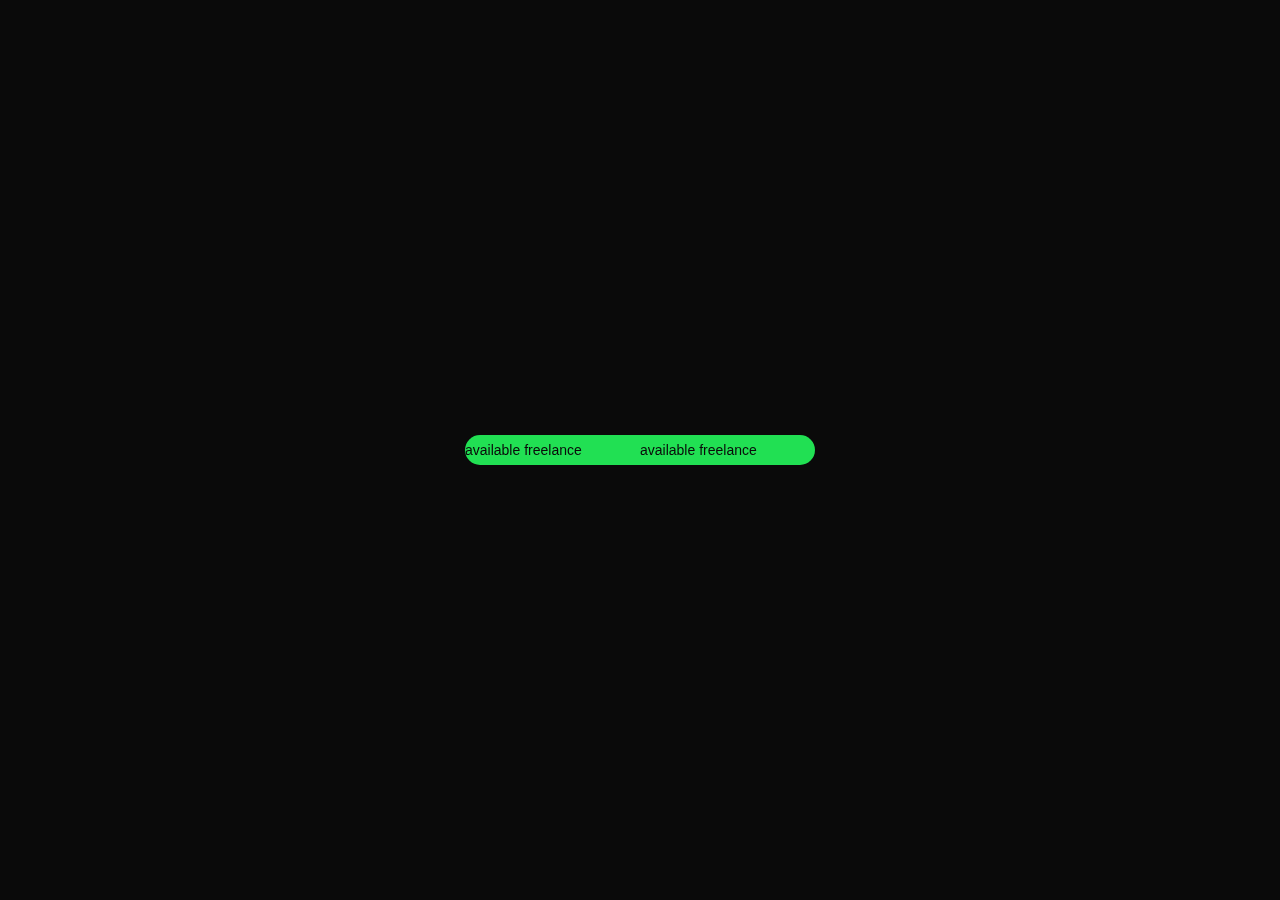
<file: Creating-a-Text-Scroll-Infinity-Effect-with-HTML-and-CSS/index.html>
<!DOCTYPE html>
<html lang="en">
<head>
    <meta charset="UTF-8">
    <meta http-equiv="X-UA-Compatible" content="IE=edge">
    <meta name="viewport" content="width=device-width, initial-scale=1.0">
    <title>Document</title>

    <link rel="stylesheet" href="./css/style.css">
</head>
<body>
    <div class="marquee">
        <div>
            <span>available freelance</span>
            <span>available freelance</span>
            <span>available freelance</span>
            <span>available freelance</span>
        </div>
    </div>
</body>
</html>
</file>
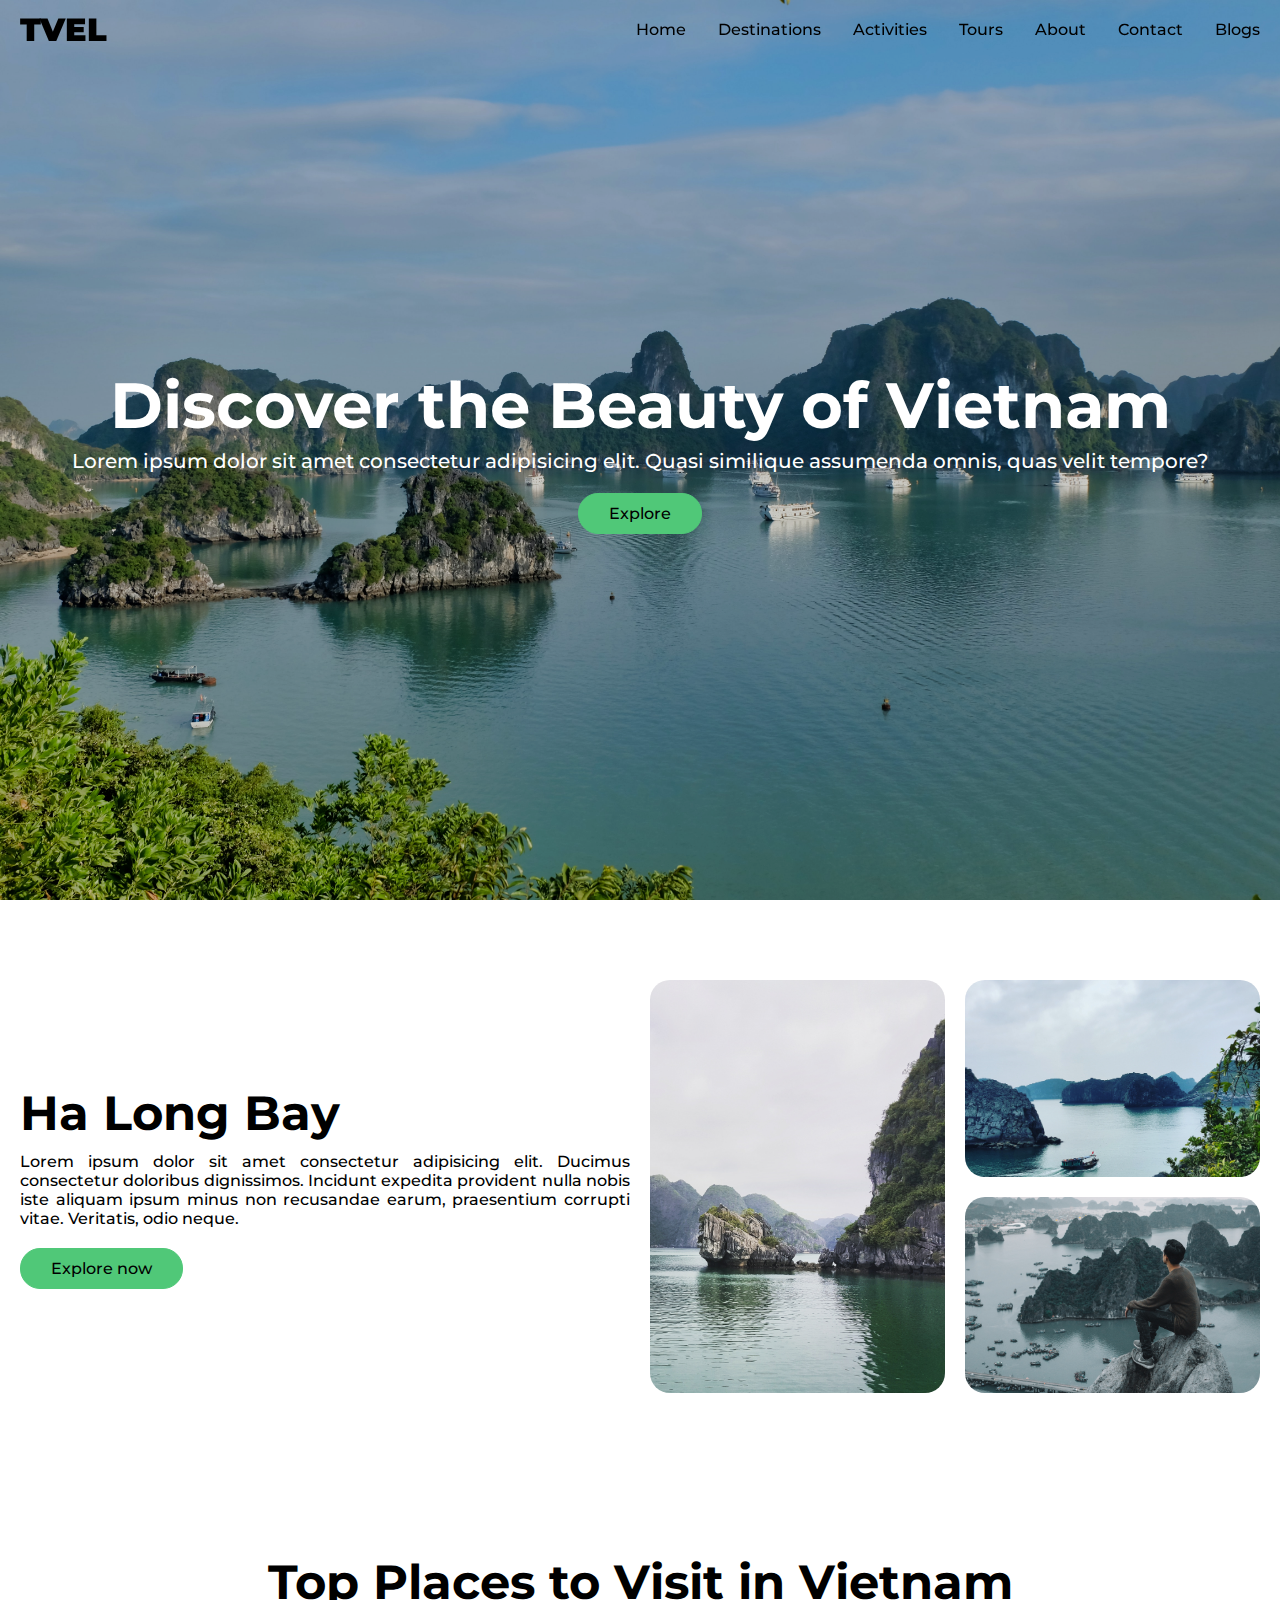
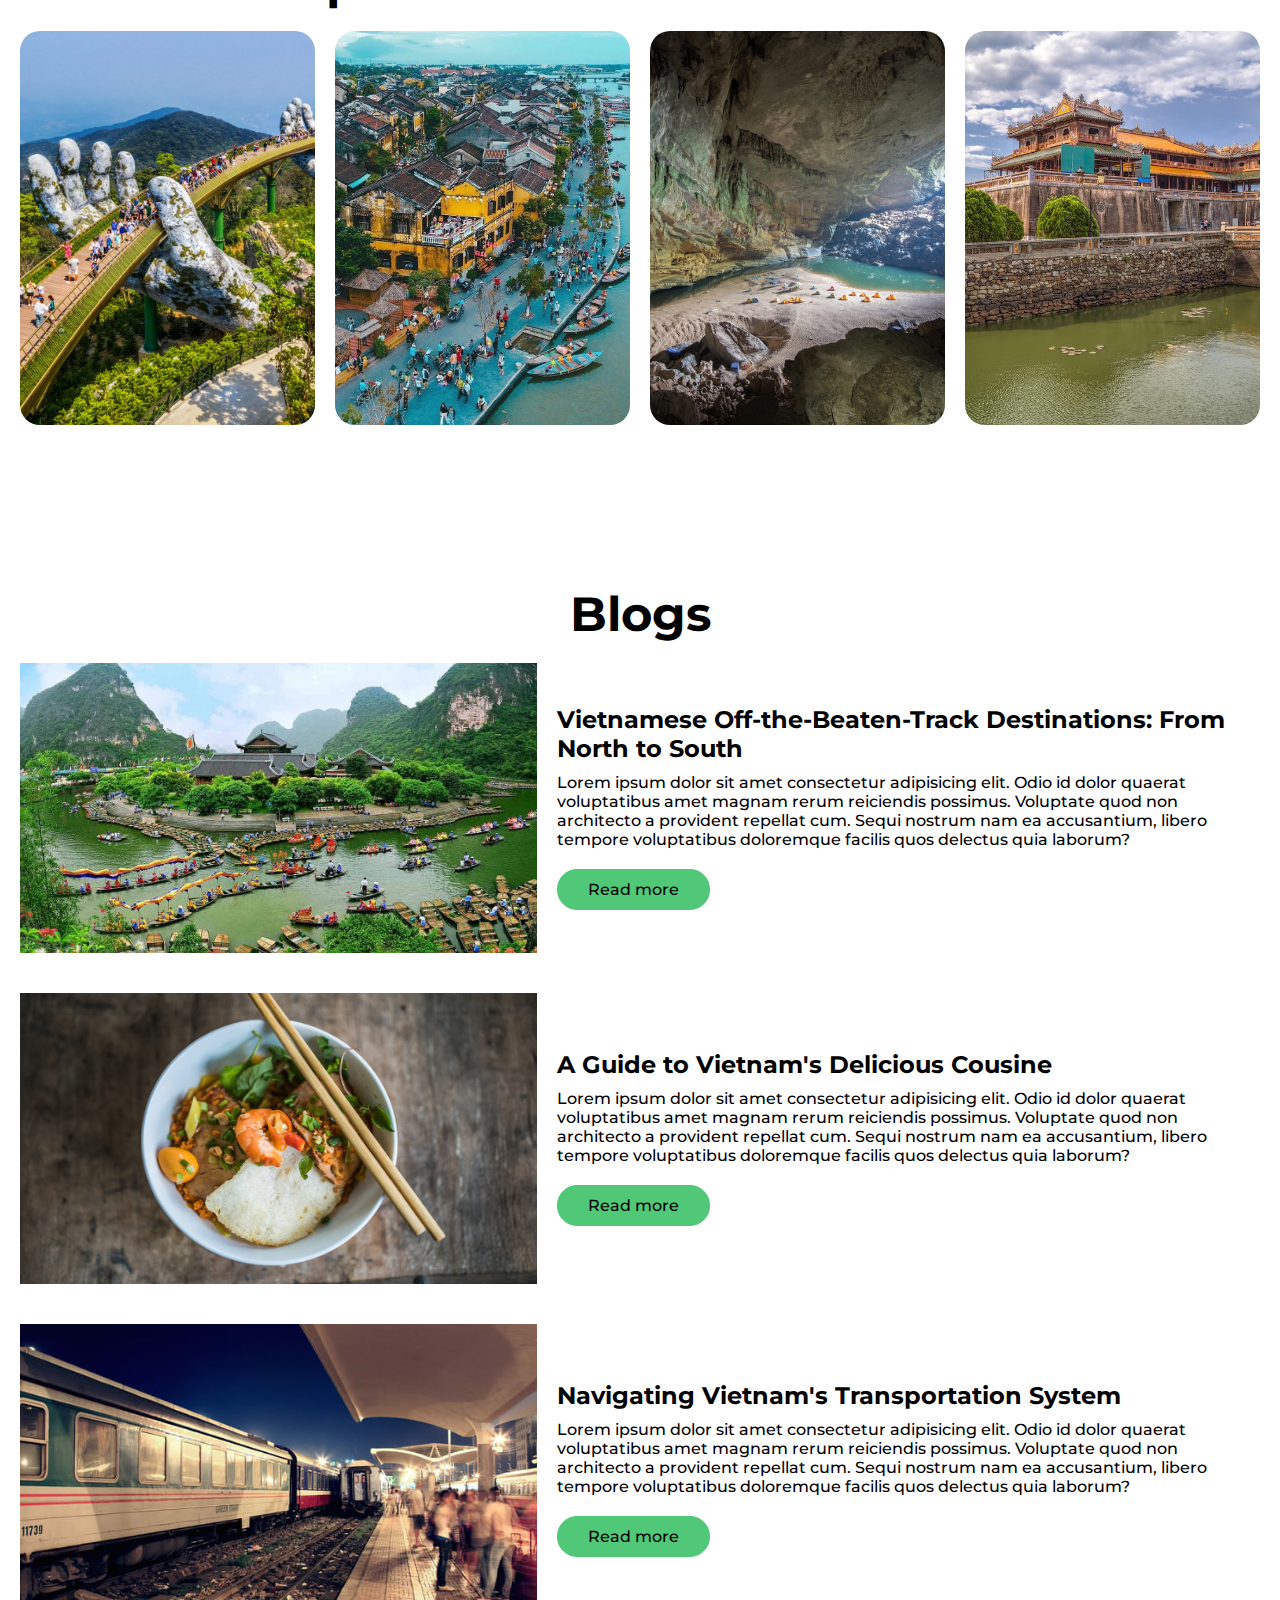
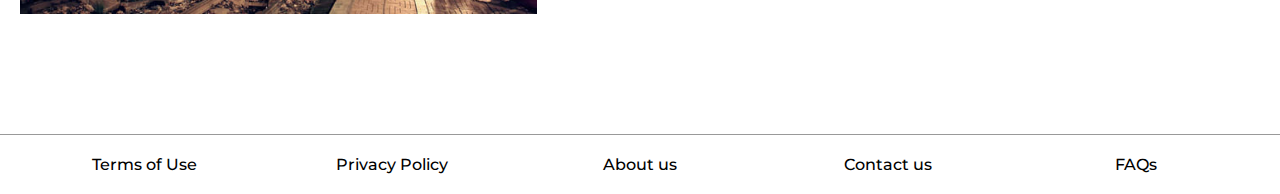
<file: How-to-Build-a-Travel-Website-Using-HTML-and-CSS-A-Beginner's-Tutorial/index.html>
<!DOCTYPE html>
<html lang="en">
<head>
    <meta charset="UTF-8">
    <meta http-equiv="X-UA-Compatible" content="IE=edge">
    <meta name="viewport" content="width=device-width, initial-scale=1.0">
    <title>Tvel | Home</title>

    <!-- Css -->
    <link rel="stylesheet" href="./css/style.css">

    <!-- Google fonts -->
    <link href="https://fonts.googleapis.com/css2?family=Montserrat:ital,wght@0,100;0,200;0,300;0,400;0,500;0,600;0,700;0,800;0,900;1,100;1,200;1,300;1,400;1,500;1,600;1,700;1,800;1,900&display=swap" rel="stylesheet">
</head>
<body>

    <header>
        <a href="#" class="logo">TVEL</a>
        <nav class="menu">
            <ul>
                <li><a href="#">Home</a></li>
                <li><a href="#">Destinations</a></li>
                <li><a href="#">Activities</a></li>
                <li><a href="#">Tours</a></li>
                <li><a href="#">About</a></li>
                <li><a href="#">Contact</a></li>
                <li><a href="#">Blogs</a></li>
            </ul>
        </nav>
    </header>



    <div class="container">
        <div class="background-image">
            <img src="./images/background.png" alt="">
            <div class="caption">
                <h1>Discover the Beauty of Vietnam</h1>
                <p>Lorem ipsum dolor sit amet consectetur adipisicing elit. Quasi similique assumenda omnis, quas velit tempore?</p>
                <a href="#" class="button">Explore</a>
            </div>
        </div>

        <div class="sec sec1">
            <div class="desc">
                <h2 class="title">Ha Long Bay</h2>
                <p>Lorem ipsum dolor sit amet consectetur adipisicing elit. Ducimus consectetur doloribus dignissimos. Incidunt expedita provident nulla nobis iste aliquam ipsum minus non recusandae earum, praesentium corrupti vitae. Veritatis, odio neque.</p>
                <a href="#" class="button">Explore now</a>
            </div>

            <div class="gallery">
                <div class="card">
                    <img src="./images/halong-detail-1.png" alt="">
                    <p>Lorem ipsum dolor sit amet consectetur, adipisicing elit. Adipisci, quisquam.</p>
                </div>

                <div>
                    <div class="card">
                        <img src="./images/halong-detail-2.png" alt="">
                        <p>Lorem ipsum dolor sit amet consectetur, adipisicing elit. Adipisci, quisquam.</p>
                    </div>
                    <div class="card">
                        <img src="./images/halong-detail-3.png" alt="">
                        <p>Lorem ipsum dolor sit amet consectetur, adipisicing elit. Adipisci, quisquam.</p>
                    </div>
                </div>
            </div>
        </div><!--sec1-->

        <div class="sec sec2">
            <h2 class="title">Top Places to Visit in Vietnam</h2>
            <div class="list">
                <div class="card">
                    <img src="./images/danang.png" alt="">
                    <p>Da Nang</p>
                </div>

                <div class="card">
                    <img src="./images/hoian.png" alt="">
                    <p>Hoi An</p>
                </div>

                <div class="card">
                    <img src="./images/phongnhakebang.png" alt="">
                    <p>Phong Nha - Ke Bang</p>
                </div>

                <div class="card">
                    <img src="./images/hue.png" alt="">
                    <p>Hue</p>
                </div>
            </div>
        </div><!--sec2-->

        <div class="sec sec3">
            <h2 class="title">Blogs</h2>
            <div class="row">
                <img src="./images/blog-1.png" alt="">
                <div>
                    <h3>Vietnamese Off-the-Beaten-Track Destinations: From North to South</h3>
                    <p>Lorem ipsum dolor sit amet consectetur adipisicing elit. Odio id dolor quaerat voluptatibus amet magnam rerum reiciendis possimus. Voluptate quod non architecto a provident repellat cum. Sequi nostrum nam ea accusantium, libero tempore voluptatibus doloremque facilis quos delectus quia laborum?</p>
                    <a href="#" class="button">Read more</a>
                </div>
            </div>

            <div class="row">
                <img src="./images/blog-3.png" alt="">
                <div>
                    <h3>A Guide to Vietnam's Delicious Cousine</h3>
                    <p>Lorem ipsum dolor sit amet consectetur adipisicing elit. Odio id dolor quaerat voluptatibus amet magnam rerum reiciendis possimus. Voluptate quod non architecto a provident repellat cum. Sequi nostrum nam ea accusantium, libero tempore voluptatibus doloremque facilis quos delectus quia laborum?</p>
                    <a href="#" class="button">Read more</a>
                </div>
            </div>

            <div class="row">
                <img src="./images/blog-2.png" alt="">
                <div>
                    <h3>Navigating Vietnam's Transportation System</h3>
                    <p>Lorem ipsum dolor sit amet consectetur adipisicing elit. Odio id dolor quaerat voluptatibus amet magnam rerum reiciendis possimus. Voluptate quod non architecto a provident repellat cum. Sequi nostrum nam ea accusantium, libero tempore voluptatibus doloremque facilis quos delectus quia laborum?</p>
                    <a href="#" class="button">Read more</a>
                </div>
            </div>
        </div><!--sec3-->
    </div><!--container-->



    <footer>
        <nav>
            <ul>
                <li><a href="#">Terms of Use</a></li>
                <li><a href="#">Privacy Policy</a></li>
                <li><a href="#">About us</a></li>
                <li><a href="#">Contact us</a></li>
                <li><a href="#">FAQs</a></li>
            </ul>
        </nav>
    </footer>
    
</body>
</html>
</file>
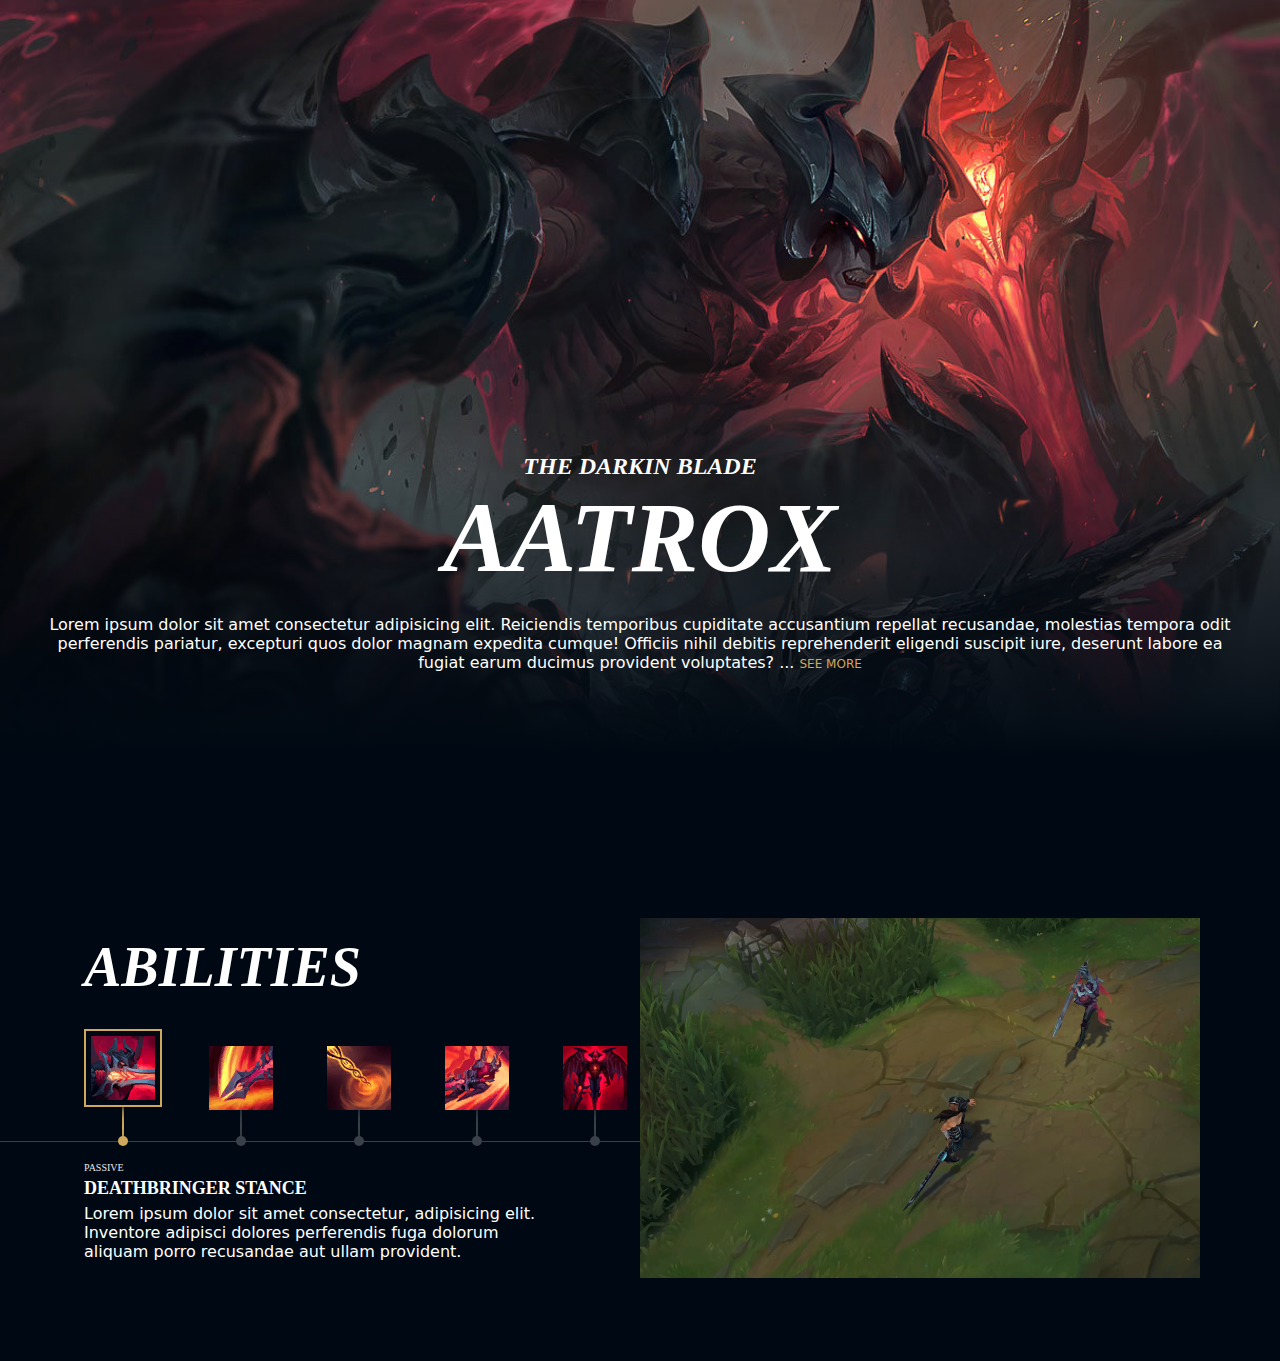
<file: League-of-Legends-Champion-Abilities-With-Animations-Using-HTML-CSS-and-JS/index.html>
<!DOCTYPE html>
<html lang="en">
<head>
    <meta charset="UTF-8">
    <meta http-equiv="X-UA-Compatible" content="IE=edge">
    <meta name="viewport" content="width=device-width, initial-scale=1.0">
    <title>AATROX - LOL Champion</title>

    <!-- css -->
    <link rel="stylesheet" href="./css/style.css">
</head>
<body>
    <div class="container">
        <div class="sec1">
            <div class="background-image">
                <img src="./images/background.png" alt="">
                <div class="caption">
                    <h5>THE DARKIN BLADE</h5>
                    <h1>AATROX</h1>
                    <p>Lorem ipsum dolor sit amet consectetur adipisicing elit. Reiciendis temporibus cupiditate accusantium repellat recusandae, molestias tempora odit perferendis pariatur, excepturi quos dolor magnam expedita cumque! Officiis nihil debitis reprehenderit eligendi suscipit iure, deserunt labore ea fugiat earum ducimus provident voluptates? ... <a href="#">SEE MORE</a></p>
                </div>
            </div>
        </div><!--sec1-->

        <div class="sec2">
            <div class="abilities-wrapper">
                <div class="abilities">
                    <h2>ABILITIES</h2>

                    <div class="ability-list">
                        <div id="p" class="ability-item active">
                            <img src="./images/Aatrox_Passive.png" alt="">
                        </div>
                        <div id="q" class="ability-item">
                            <img src="./images/AatroxQ.png" alt="">
                        </div>
                        <div id="w" class="ability-item">
                            <img src="./images/AatroxW.png" alt="">
                        </div>
                        <div id="e" class="ability-item">
                            <img src="./images/AatroxE.png" alt="">
                        </div>
                        <div id="r" class="ability-item">
                            <img src="./images/AatroxR.png" alt="">
                        </div>
                    </div> 

                    <div class="ability-info">
                        <p class="ability-info-type">PASSIVE</p>
                        <h6 class="ability-info-name">DEATHBRINGER STANCE</h6>
                        <p class="ability-info-desc">Lorem ipsum dolor sit amet consectetur, adipisicing elit. Inventore adipisci dolores perferendis fuga dolorum aliquam porro recusandae aut ullam provident.</p>
                    </div>
                </div><!--abilities-->

                <video id="video" muted loop autoplay>
                    <source src="./videos/ability_0266_P.webm" type="video/webm">
                </video>
            </div><!--abilities-wrapper-->
        </div><!--sec2-->
    </div><!--container-->



    <script>
        const abilities = {
            "p" : ["ability_0266_P", "PASSIVE", "DEATHBRINGER STANCE", "Et amet ut accusam no erat et. Sit accusam at amet sadipscing magna aliquyam sed lorem. At sed duo dolor."],
            "q" : ["ability_0266_Q", "Q", "THE DARKIN BLADE", "Pisan al el los borrachos bajo desnudo ansioso grupos donde. Las ni y los de. Entonces."],
            "w" : ["ability_0266_W", "W", "INFERNAL CHAINS", "Plutonian grew muttered me thy nothing surely unto within quaint. Hear the the chamber what."],
            "e" : ["ability_0266_E", "E", "UMBRAL DASH", "Dico sua che ancora se e fuor manifestamente di le. Convenevole al e colui le sí fallo."],
            "r" : ["ability_0266_R", "R", "WORLD ENDER", "Blazon below might he sick native drugged, native in who the made by a.."]
        }

        document.querySelectorAll(".ability-item").forEach((e) => {
            e.addEventListener("click", () => {
                document.querySelectorAll(".ability-item").forEach((ele) => {
                    ele.classList.remove("active");
                })

                e.classList.add("active");

                document.getElementById("video").style = "opacity: 0";
                document.querySelector(".ability-info").style = "opacity: 0";

                setTimeout(() => {
                    document.getElementById("video").src = "./videos/" + abilities[e.id][0] + ".webm";
                    document.querySelector(".ability-info-type").innerHTML = abilities[e.id][1];
                    document.querySelector(".ability-info-name").innerHTML = abilities[e.id][2];
                    document.querySelector(".ability-info-desc").innerHTML = abilities[e.id][3];

                    document.getElementById("video").style = "opacity: 1";
                    document.querySelector(".ability-info").style = "opacity: 1";
                }, 250)
            })
        })
    </script>
</body>
</html>
</file>
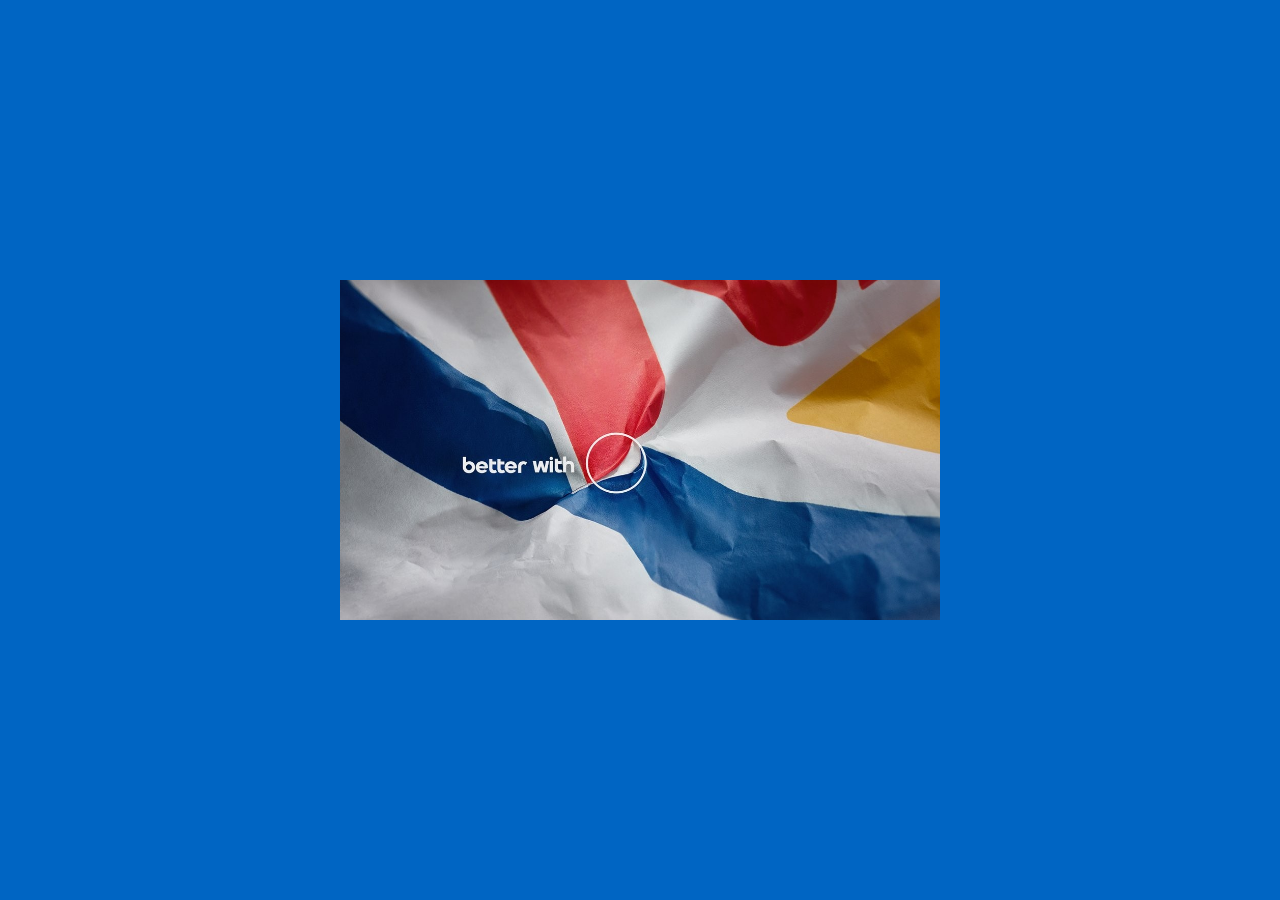
<file: Center-a-div-and-zoom-images-on-hover-using-HTML-CSS-main/Center a div and zoom images on hover using HTML & CSS - demo/index.html>
<!DOCTYPE html>
<html lang="en">
<head>
    <meta charset="UTF-8">
    <meta http-equiv="X-UA-Compatible" content="IE=edge">
    <meta name="viewport" content="width=device-width, initial-scale=1.0">
    <title>Zoom</title>
    
    <link rel="stylesheet" href="./css/style.css">
</head>
<body>
    <div class="container">
        <div class="img-box">
            <img src="./images/news.png" alt="">
        </div>
    </div>
</body>
</html>
</file>
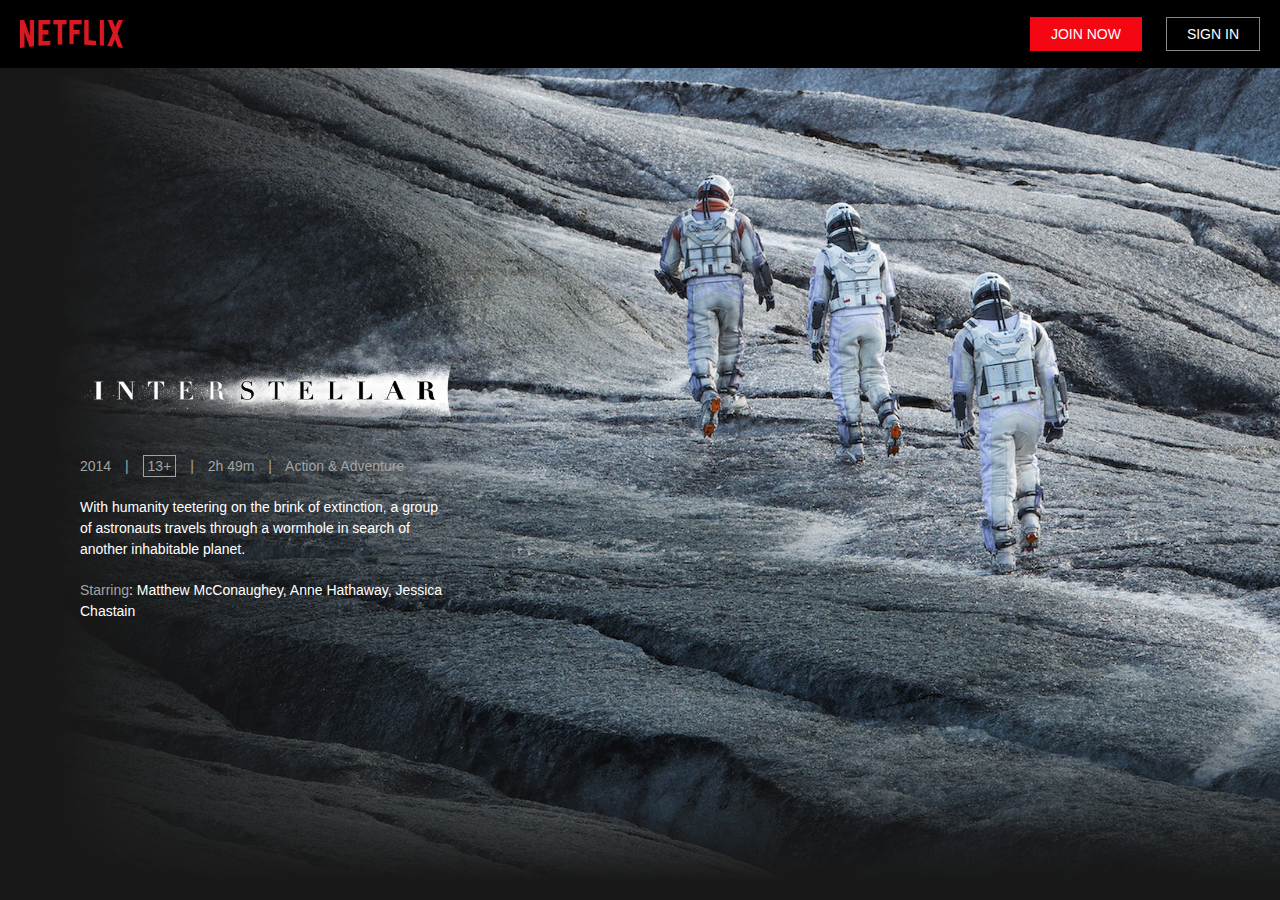
<file: Create-a-Netflix-landing-page-with-HTML-CSS-main/Create-a-Netflix-landing-page-with-HTML-CSS/index.html>
<!DOCTYPE html>
<html lang="en">
<head>
    <meta charset="UTF-8">
    <meta http-equiv="X-UA-Compatible" content="IE=edge">
    <meta name="viewport" content="width=device-width, initial-scale=1.0">
    <title>Watch Interstellar | Netflix</title>

    <!-- css -->
    <link rel="stylesheet" href="./css/style.css">
</head>
<body>
    <header>
        <img src="./images/logo.png" alt="">
        <div>
            <a href="#" class="button red-button">Join now</a>
            <a href="#" class="button">Sign in</a>
        </div>
    </header>

    <div class="container">
        <div class="background-image">
            <div class="info">
                <img src="./images/info-logo.png" alt="">
                <p class="metadata">
                    <span>2014</span>
                    <span>|</span>
                    <span class="border">13+</span>
                    <span>|</span>
                    <span>2h 49m</span>
                    <span>|</span>
                    <span>Action & Adventure</span>
                </p>
                <p>With humanity teetering on the brink of extinction, a group of astronauts travels through a wormhole in search of another inhabitable planet.</p>
                <p><span>Starring</span>: Matthew McConaughey, Anne Hathaway, Jessica Chastain</p>
            </div>
        </div>
    </div><!--container-->
</body>
</html>
</file>
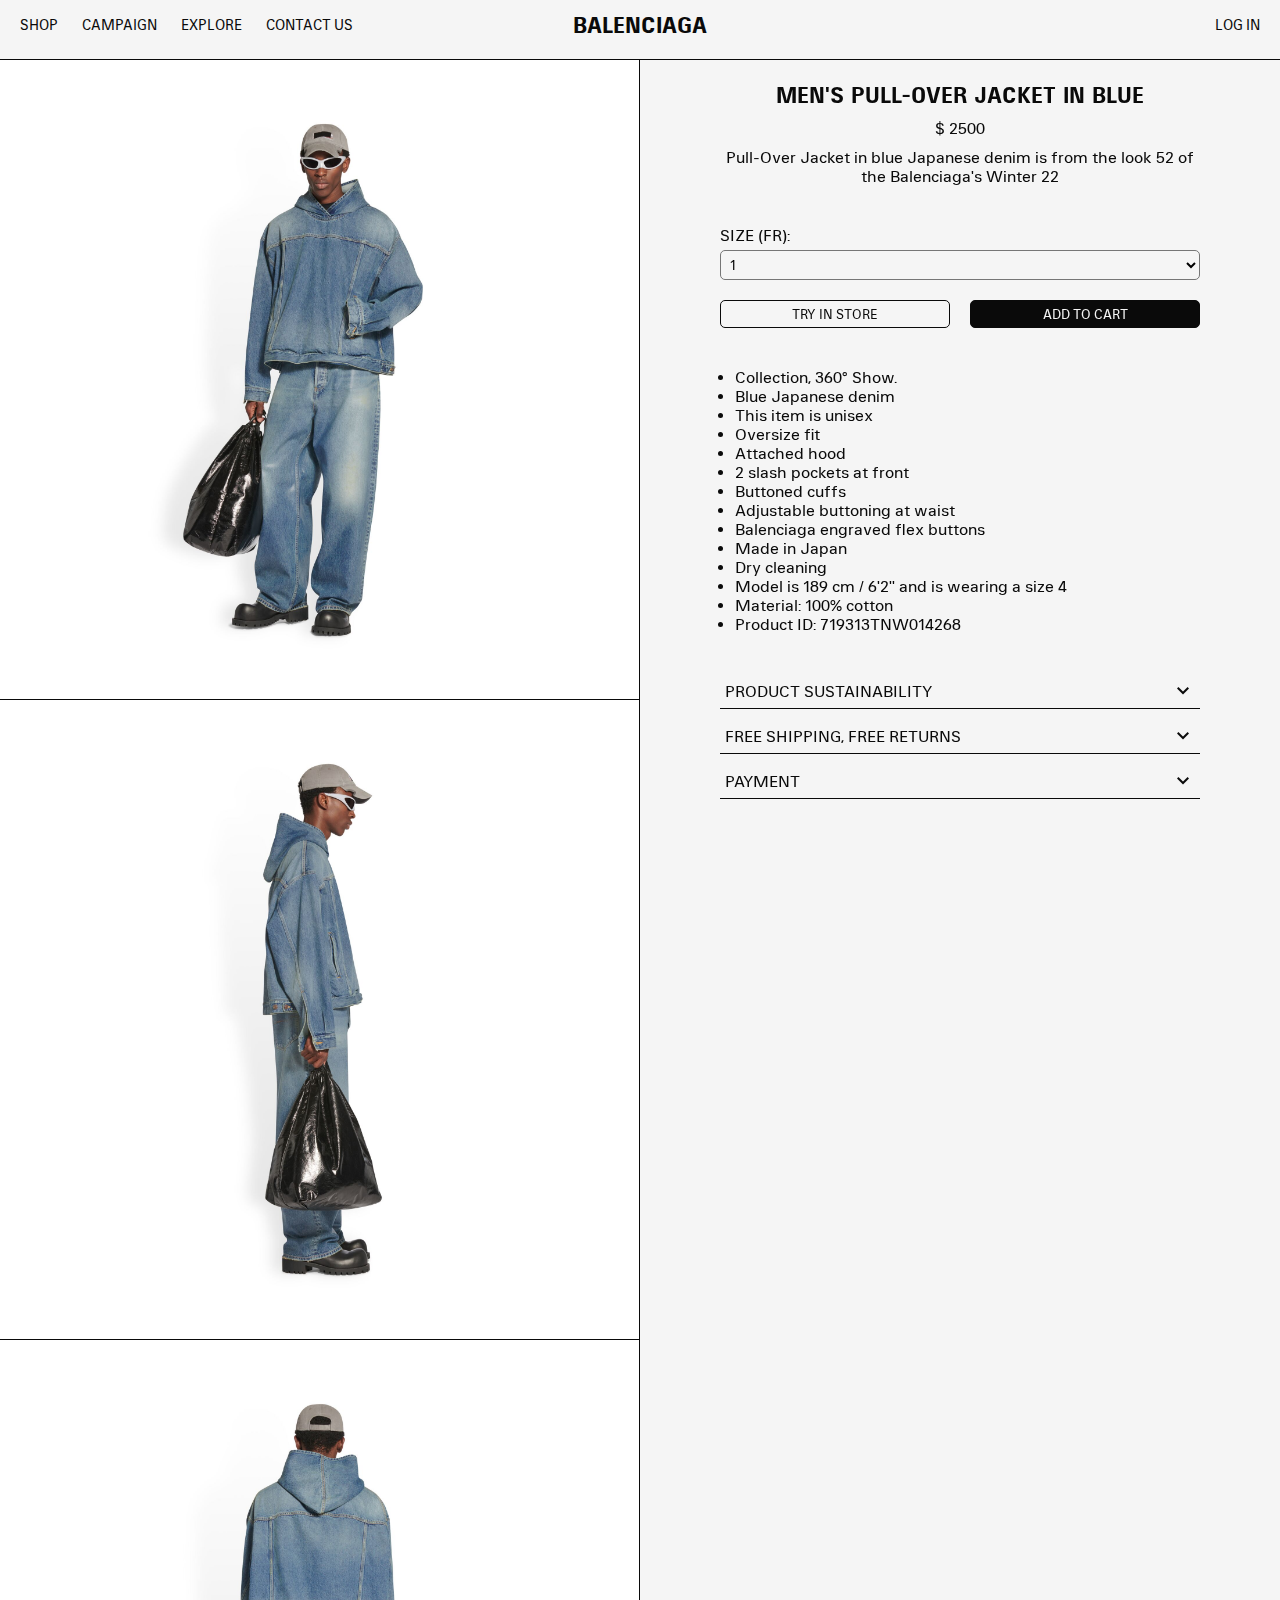
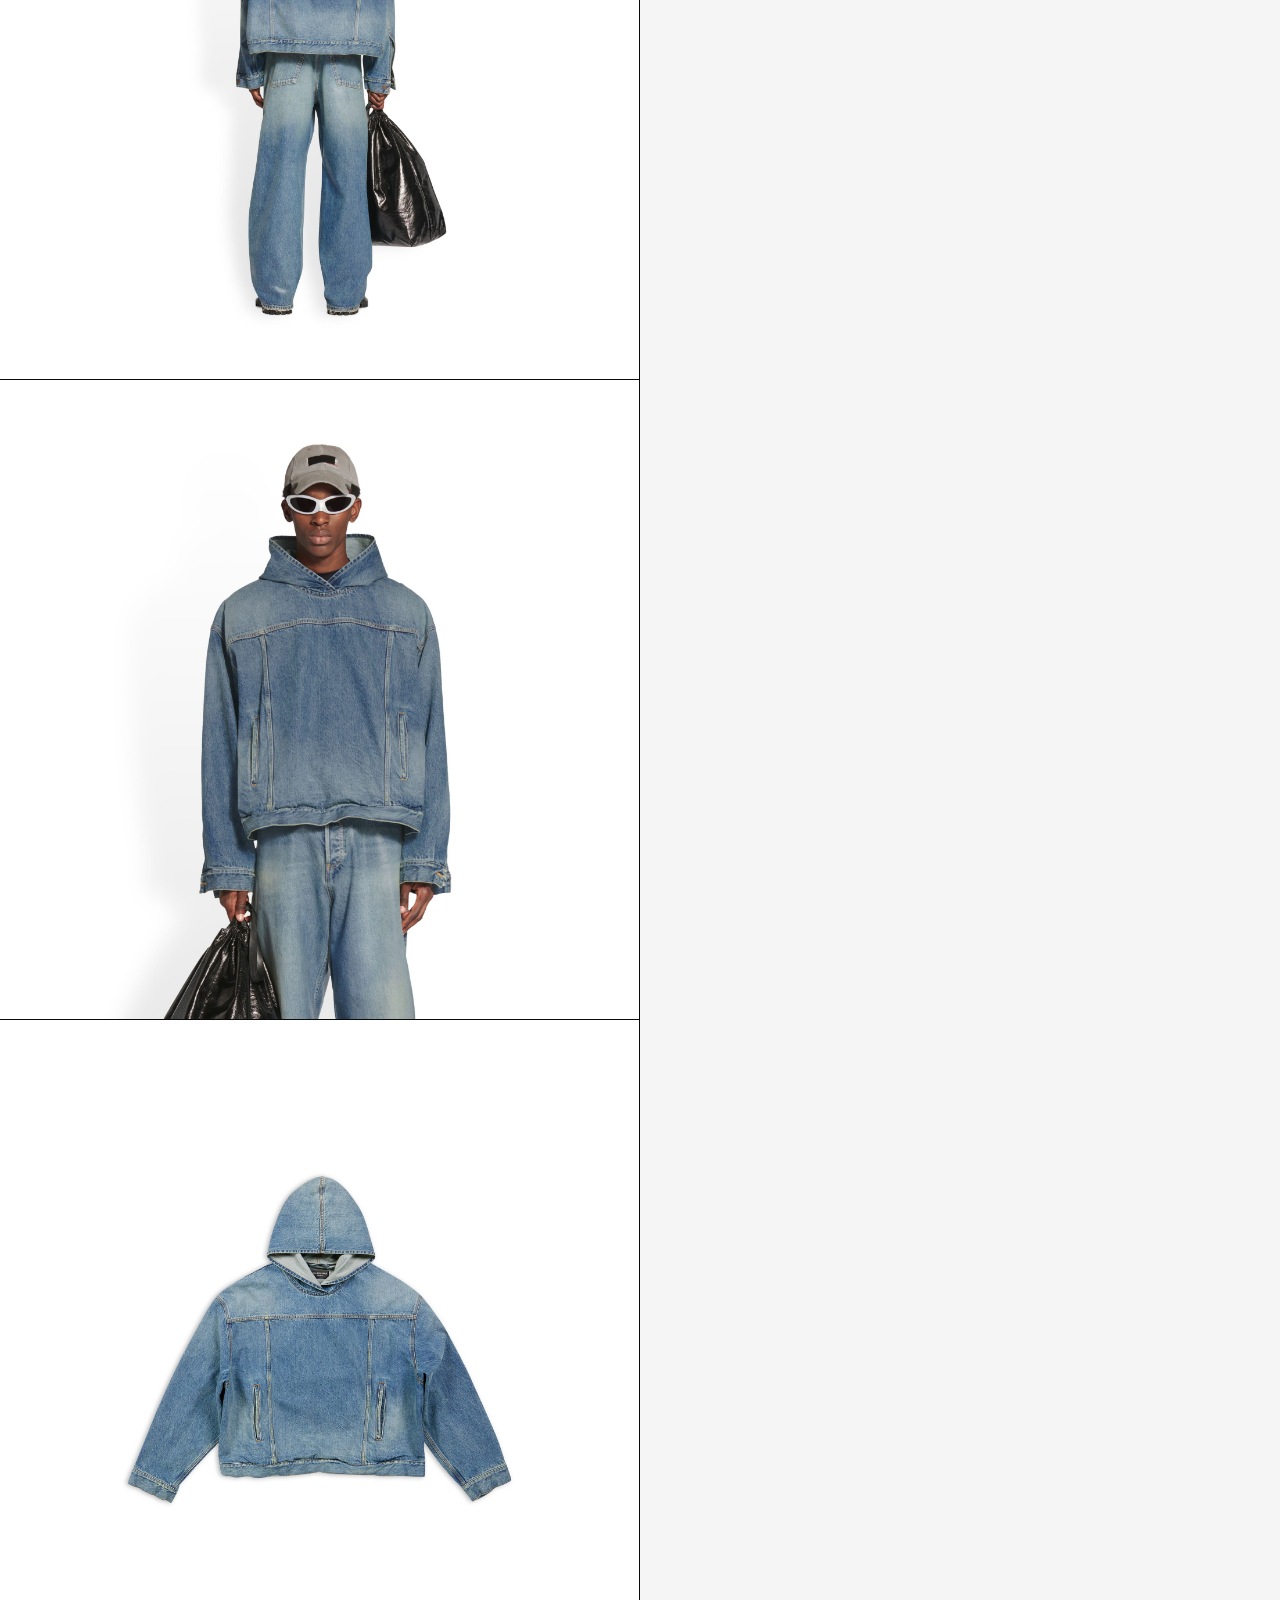
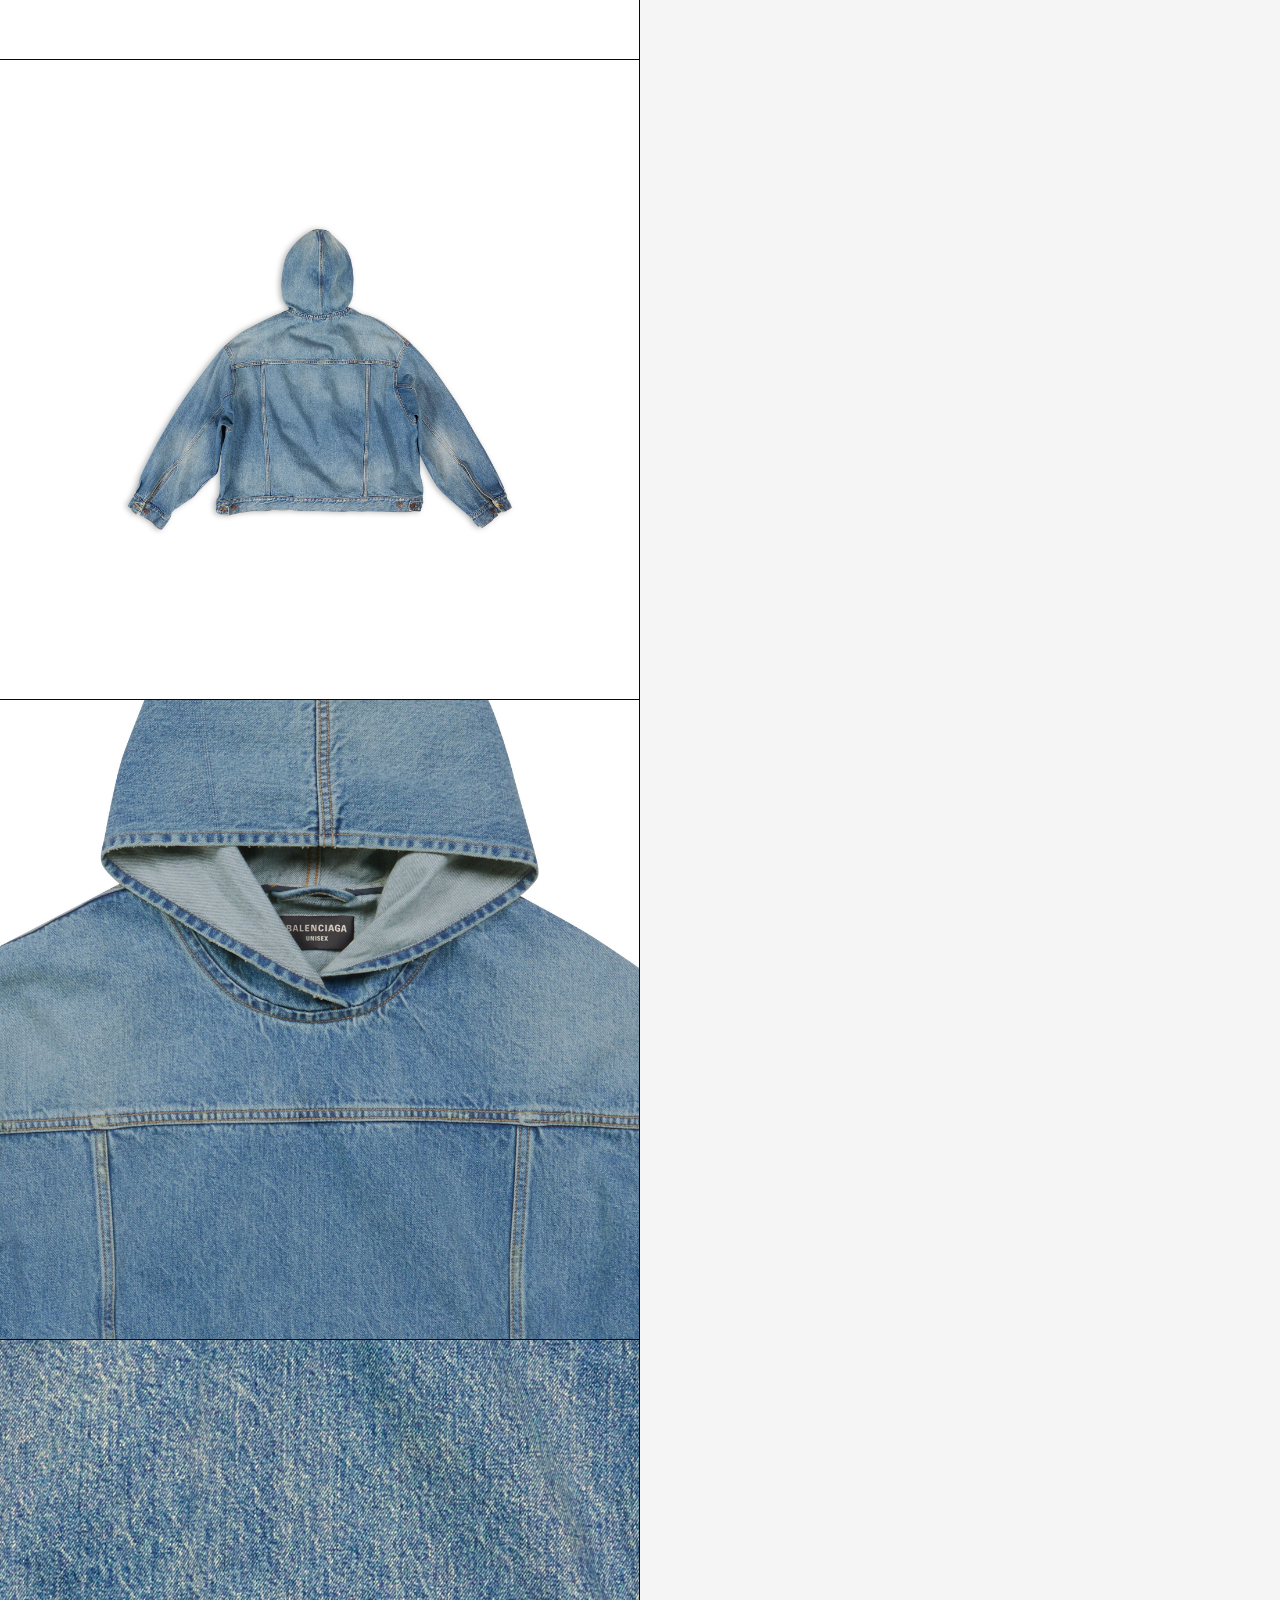
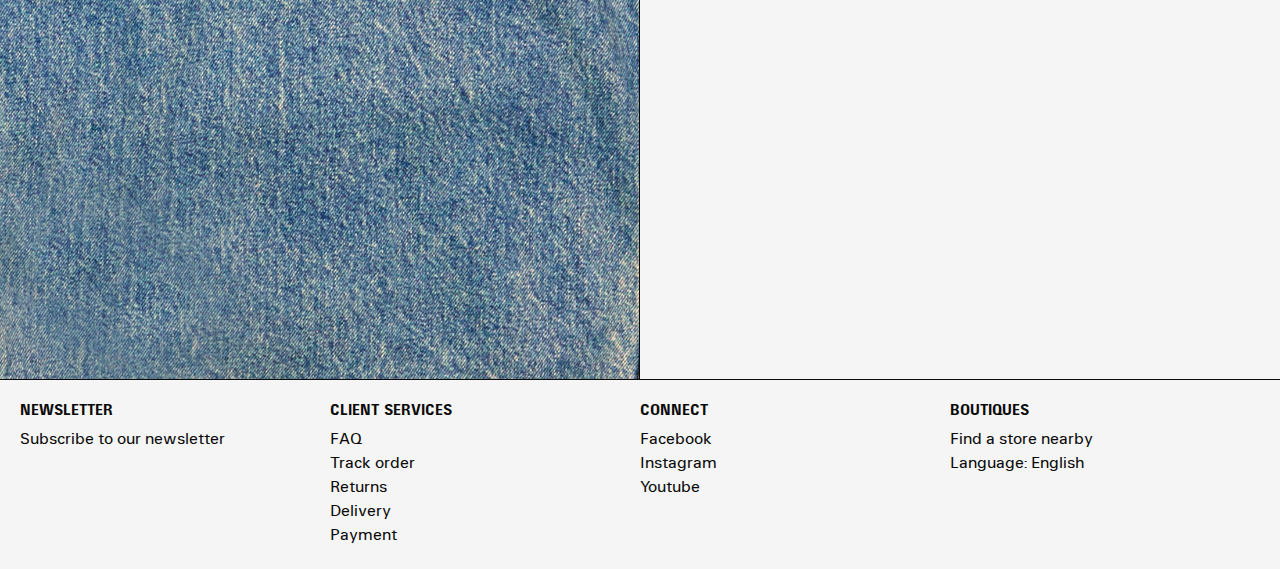
<file: Ecommerce-product-details-page-using-HTML-CSS-main/Ecommerce product details page using HTML & CSS/index.html>
<!DOCTYPE html>
<html lang="en">
<head>
    <meta charset="UTF-8">
    <meta http-equiv="X-UA-Compatible" content="IE=edge">
    <meta name="viewport" content="width=device-width, initial-scale=1.0">
    <title>Product details</title>

    <link rel="stylesheet" href="./css/style.css">
    <link rel="stylesheet" href="https://fonts.googleapis.com/css2?family=Material+Symbols+Outlined:opsz,wght,FILL,GRAD@20..48,100..700,0..1,-50..200" />
</head>
<body>
    <header>
        <div class="header">
            <div class="menu">
                <ul>
                    <li><a href="#">Shop</a></li>
                    <li><a href="#">Campaign</a></li>
                    <li><a href="#">Explore</a></li>
                    <li><a href="#">Contact us</a></li>
                </ul>
            </div><!--menu-->

            <div class="logo">
                <a href="#"><span>Balenciaga</span></a>
            </div>

            <div class="setting">
                <ul>
                    <li><a href="#">Log in</a></li>
                </ul>
            </div>
        </div>
    </header>



    <div class="container">
        <div class="product-detail">
            <div class="pd-images">
                <img src="./images/mens-pull-over-jacket-in-blue-1.png" alt="">
                <img src="./images/mens-pull-over-jacket-in-blue-2.png" alt="">
                <img src="./images/mens-pull-over-jacket-in-blue-3.png" alt="">
                <img src="./images/mens-pull-over-jacket-in-blue-4.png" alt="">
                <img src="./images/mens-pull-over-jacket-in-blue-5.png" alt="">
                <img src="./images/mens-pull-over-jacket-in-blue-6.png" alt="">
                <img src="./images/mens-pull-over-jacket-in-blue-7.png" alt="">
                <img src="./images/mens-pull-over-jacket-in-blue-8.png" alt="">
            </div><!--pd-images-->

            <div class="pd-infos">
                <div class="pd-header">
                    <p class="name">MEN'S PULL-OVER JACKET IN BLUE</p>
                    <p class="price">$ 2500</p>
                    <p class="short-des">Pull-Over Jacket in blue Japanese denim is from the look 52 of the Balenciaga's Winter 22</p>
                </div>

                <div class="size">
                    <p>SIZE (FR):</p>
                    <select name="size" id="">
                        <option value="1">1</option>
                        <option value="2">2</option>
                        <option value="3">3</option>
                        <option value="4">4</option>
                    </select>
                    <div class="button-action">
                        <button>Try in store</button>
                        <button>Add to cart</button>
                    </div>
                </div><!--size-->

                <ul>
                    <li>Collection, 360° Show.</li>
                    <li>Blue Japanese denim</li>
                    <li>This item is unisex</li>
                    <li>Oversize fit</li>
                    <li>Attached hood</li>
                    <li>2 slash pockets at front</li>
                    <li>Buttoned cuffs</li>
                    <li>Adjustable buttoning at waist</li>
                    <li>Balenciaga engraved flex buttons</li>
                    <li>Made in Japan</li>
                    <li>Dry cleaning</li>
                    <li>Model is 189 cm / 6'2'' and is wearing a size 4</li>
                    <li>Material: 100% cotton</li>
                    <li>Product ID: 719313TNW014268</li>
                </ul>

                <div class="expand">
                    <p>
                        <span>PRODUCT SUSTAINABILITY</span>
                        <span class="material-symbols-outlined">expand_more</span>
                    </p>
                    <p>
                        <span>FREE SHIPPING, FREE RETURNS</span>
                        <span class="material-symbols-outlined">expand_more</span>
                    </p>
                    <p>
                        <span>PAYMENT</span>
                        <span class="material-symbols-outlined">expand_more</span>
                    </p>
                </div><!--expand-->
            </div>
        </div><!--product-detail-->
    </div><!--container-->



    <footer>
        <div class="footer">
            <div>
                <h4>NEWSLETTER</h4>
                <ul>
                    <li>Subscribe to our newsletter</li>
                </ul>
            </div>

            <div>
                <h4>CLIENT SERVICES</h4>
                <ul>
                    <li>FAQ</li>
                    <li>Track order</li>
                    <li>Returns</li>
                    <li>Delivery</li>
                    <li>Payment</li>
                </ul>
            </div>

            <div>
                <h4>CONNECT</h4>
                <ul>
                    <li>Facebook</li>
                    <li>Instagram</li>
                    <li>Youtube</li>
                </ul>
            </div>

            <div>
                <h4>BOUTIQUES</h4>
                <ul>
                    <li>Find a store nearby</li>
                    <li>Language: English</li>
                </ul>
            </div>
        </div>
    </footer>
    
</body>
</html>
</file>
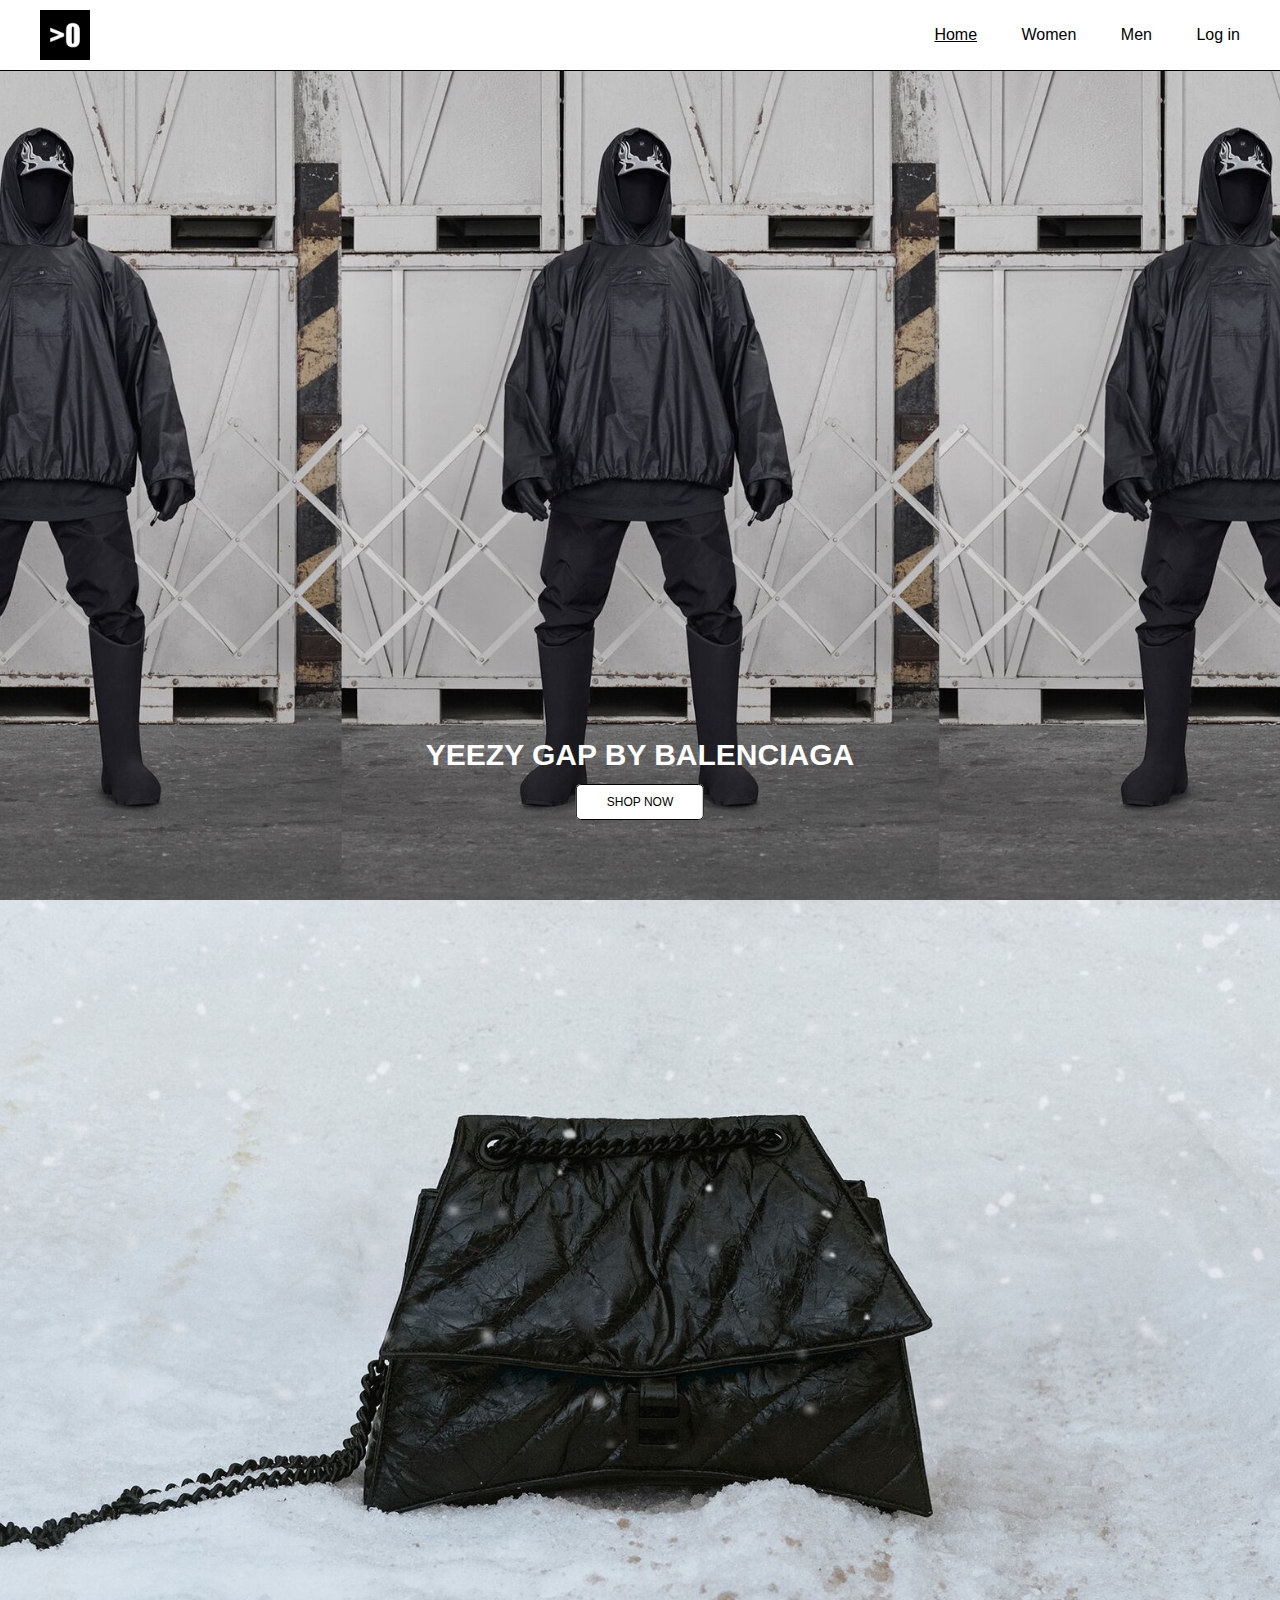
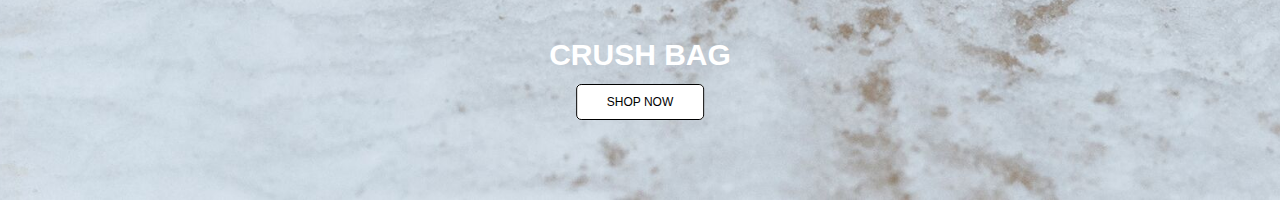
<file: How-to-create-a-menu-using-HTML-CSS-main/How-to-create-a-menu-using-HTML-&-CSS/index.html>
<!DOCTYPE html>
<html lang="en">
<head>
    <meta charset="UTF-8">
    <meta http-equiv="X-UA-Compatible" content="IE=edge">
    <meta name="viewport" content="width=device-width, initial-scale=1.0">
    <title>Menu</title>

    <link rel="stylesheet" href="./css/style.css">
</head>
<body>
    <header>
        <div class="logo">
            <img src="./images/logo.png" alt="">
        </div>

        <nav>
            <ul>
                <li><a href="#" class="menu-active">Home</a></li>
                <li><a href="#">Women</a></li>
                <li><a href="#">Men</a></li>
                <li><a href="#">Log in</a></li>
            </ul>
        </nav>
    </header>

    <div class="container">
        <div class="background-image">
            <img src="./images/background1.png" alt="">
            <div class="caption">
                <p>Yeezy gap by Balenciaga</p>
                <a href="#">Shop now</a>
            </div>
        </div>
        <div class="background-image">
            <img src="./images/background2.png" alt="">
            <div class="caption">
                <p>Crush bag</p>
                <a href="#">Shop now</a>
            </div>
        </div>
    </div><!--container-->

    <footer>

    </footer>
</body>
</html>
</file>
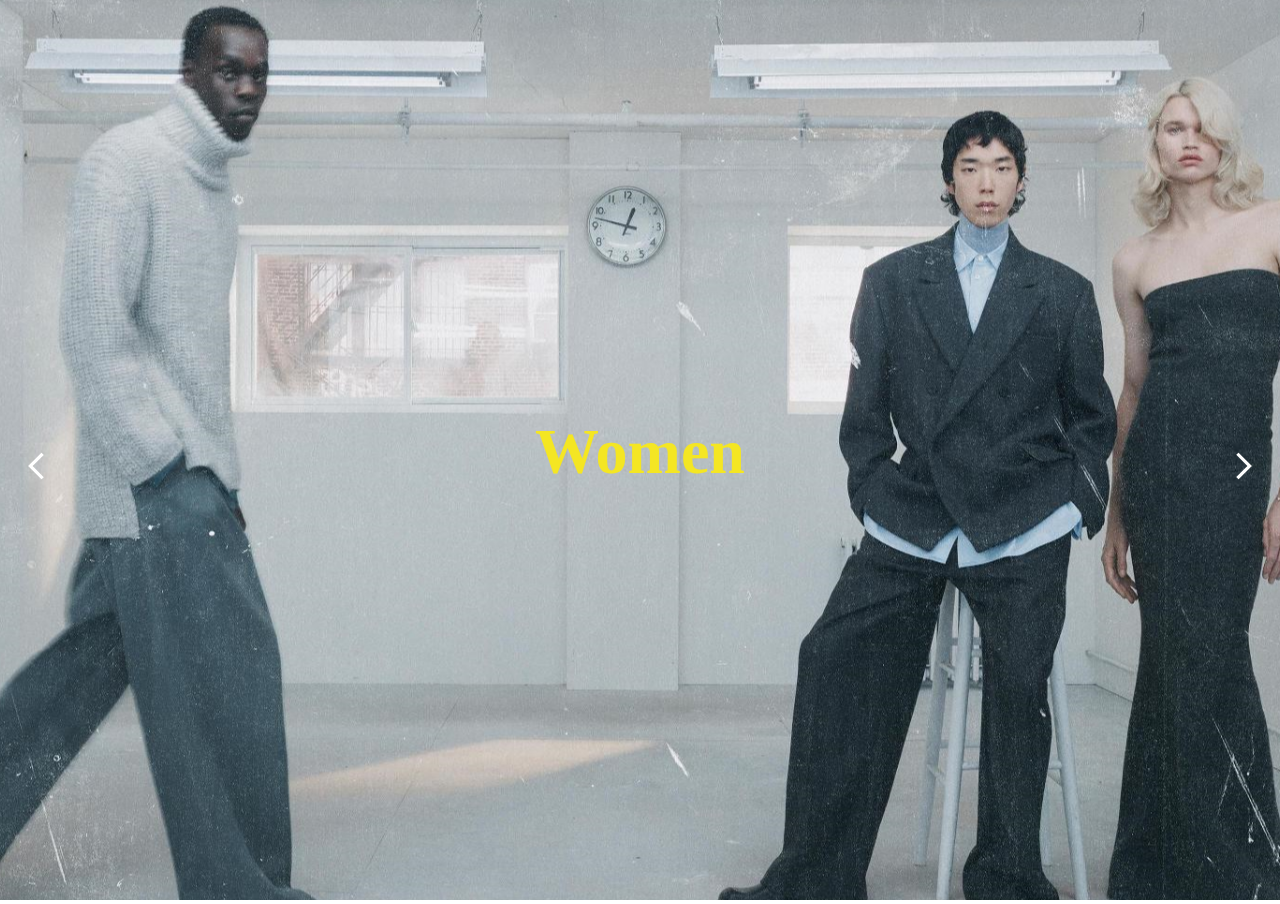
<file: How-to-create-an-auto-slideshow-with-HTML-CSS-JavaScript-main/How-to-create-an-auto-slideshow-with-HTML-CSS-JavaScript/index.html>
<!DOCTYPE html>
<html lang="en">
<head>
    <meta charset="UTF-8">
    <meta http-equiv="X-UA-Compatible" content="IE=edge">
    <meta name="viewport" content="width=device-width, initial-scale=1.0">
    <title>Slideshow</title>

    <!-- css -->
    <link rel="stylesheet" href="./css/style.css">

    <!-- Google icons -->
    <link rel="stylesheet" href="https://fonts.googleapis.com/css2?family=Material+Symbols+Outlined:opsz,wght,FILL,GRAD@48,400,0,0" />
</head>
<body>
    <div class="slider-wrapper">
        <div class="slider">
            <div class="background-image">
                <img src="./images/b1.png" alt="">
                <h1>Women</h1>
            </div>
            <div class="background-image">
                <img src="./images/b2.png" alt="">
                <h1>Men</h1>
            </div>
            <div class="background-image">
                <img src="./images/b3.png" alt="">
                <h1>Kids</h1>
            </div>
            <div class="background-image">
                <img src="./images/b4.png" alt="">
                <h1>Beauty</h1>
            </div>
        </div><!--slider-->

        <span id="pre" class="material-symbols-outlined" onclick="pre()">arrow_back_ios_new</span>
        <span id="next" class="material-symbols-outlined" onclick="next()">arrow_forward_ios</span>
    </div><!--slider-wrapper-->



    <script>
        var index = 0;
        var slider = document.querySelector(".slider");
        var childCount = slider.childElementCount;

        function next() {
            index++;

            if(index > childCount - 1) {
                index = 0;
            }

            slider.style.right = (index * 100) + "%";
        }

        function pre() {
            index--;

            if(index < 0) {
                index = childCount - 1;
            }

            slider.style.right = (index * 100) + "%";
        }

        setInterval(() => {
            next();
        }, 5000);
    </script>
</body>
</html>
</file>
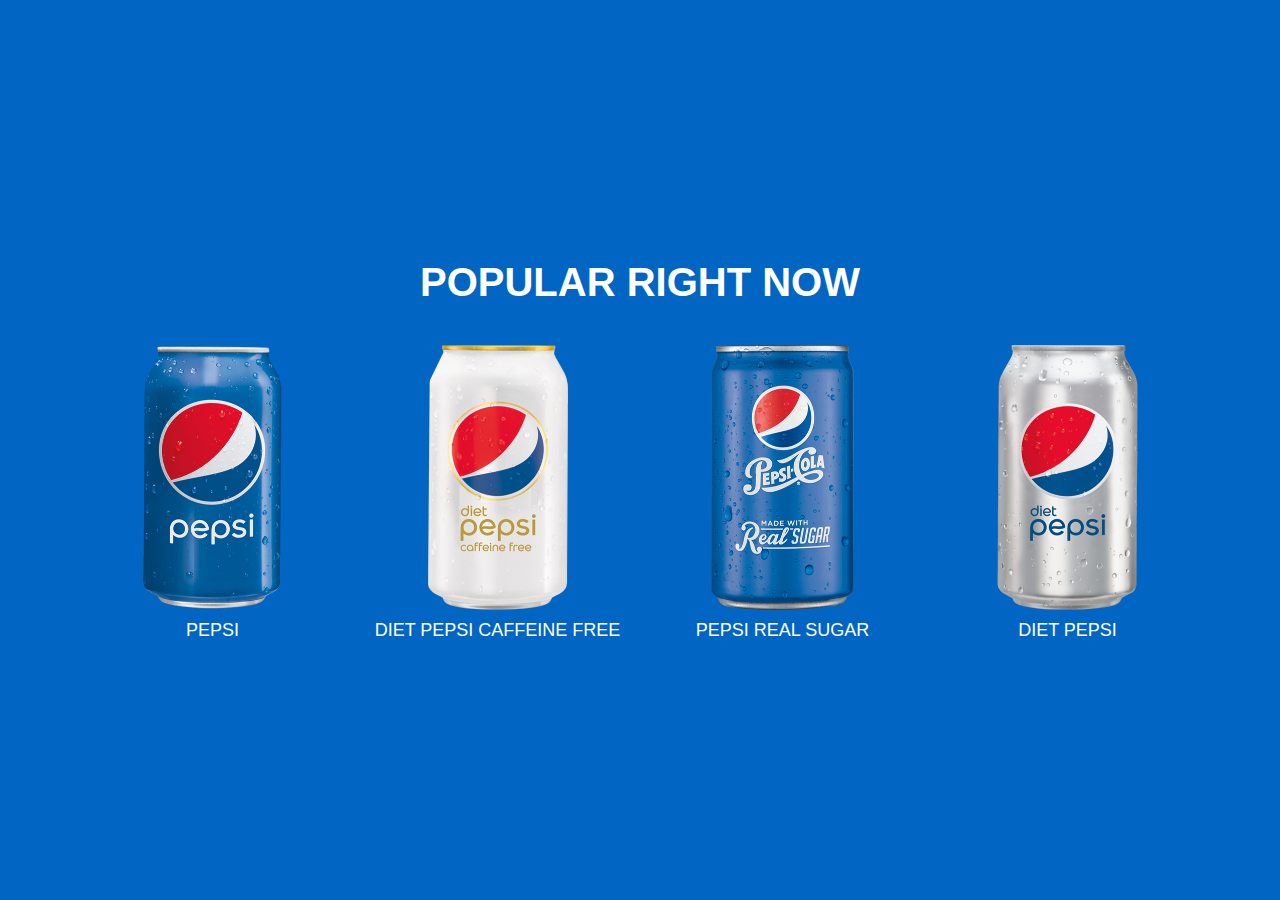
<file: How-to-make-a-product-list-using-HTML-CSS/How to make a product list using HTML & CSS/index.html>
<!DOCTYPE html>
<html lang="en">
<head>
    <meta charset="UTF-8">
    <meta http-equiv="X-UA-Compatible" content="IE=edge">
    <meta name="viewport" content="width=device-width, initial-scale=1.0">
    <title>PEPSI</title>

    <link rel="stylesheet" href="./css/style.css">
</head>
<body>
    <div class="container">
        <div class="product-grid">
            <h3>Popular right now</h3>
            <div class="product-list">
                <a href="#">
                    <img src="./images/product1.png" alt="">
                    <p>Pepsi</p>
                </a>
                <a href="#">
                    <img src="./images/product2.png" alt="">
                    <p>Diet pepsi caffeine free</p>
                </a>
                <a href="#">
                    <img src="./images/product3.png" alt="">
                    <p>Pepsi real sugar</p>
                </a>
                <a href="#">
                    <img src="./images/product4.png" alt="">
                    <p>Diet pepsi</p>
                </a>
            </div>
        </div><!--product-grid-->
    </div><!--container-->
</body>
</html>
</file>
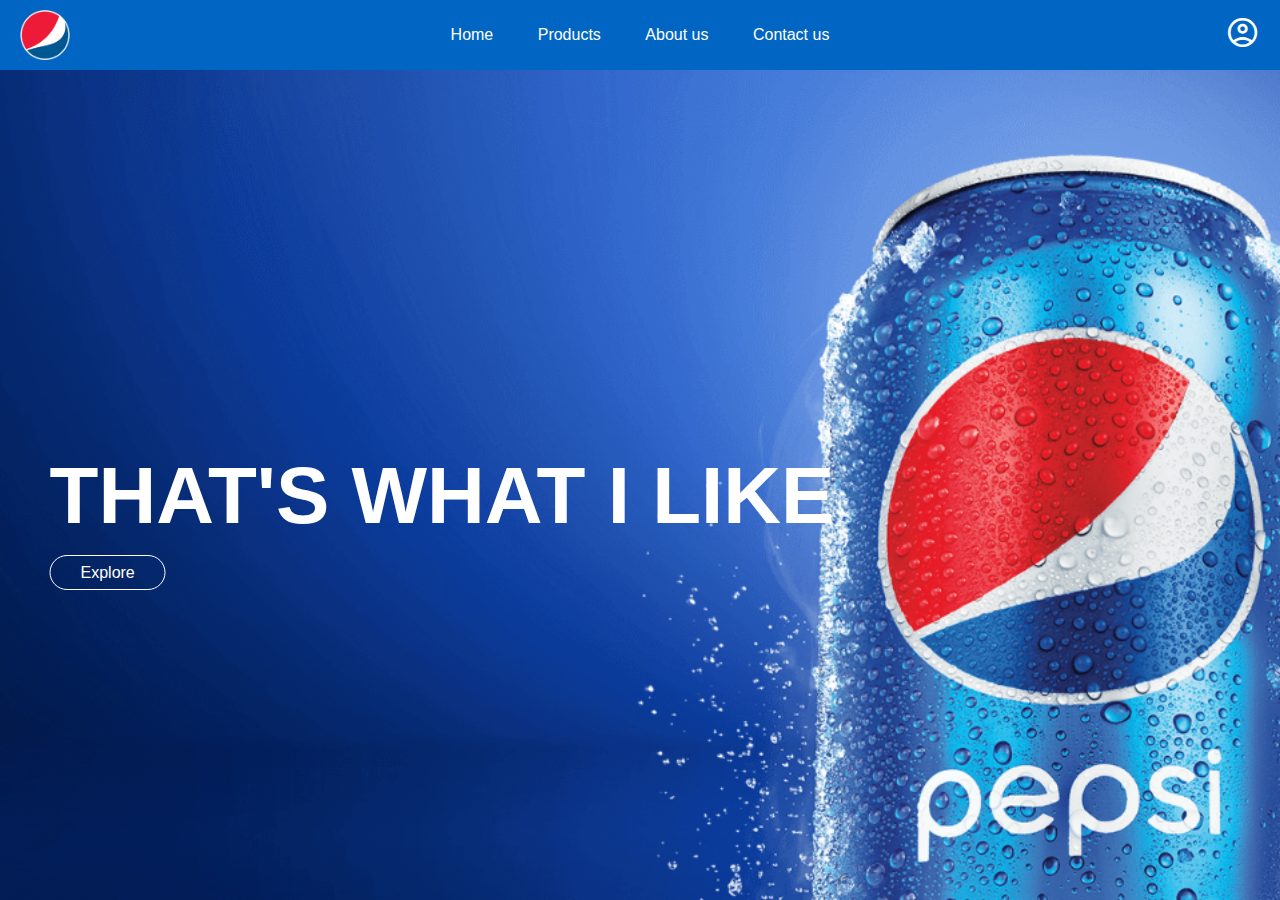
<file: Landing-page-with-image-slider-using-HTML-CSS-main/Landing page with image slider using HTML & CSS/index.html>
<!DOCTYPE html>
<html lang="en">
<head>
    <meta charset="UTF-8">
    <meta http-equiv="X-UA-Compatible" content="IE=edge">
    <meta name="viewport" content="width=device-width, initial-scale=1.0">
    <title>Home | Pepsi</title>

    <!--css-->
    <link rel="stylesheet" href="./css/style.css">

    <!--Google Icons-->
    <link rel="stylesheet" href="https://fonts.googleapis.com/css2?family=Material+Symbols+Outlined:opsz,wght,FILL,GRAD@20..48,100..700,0..1,-50..200" />
</head>
<body>
    <header>
        <div class="logo">
            <img src="./images/logo.png" alt="">
        </div>
        <nav>
            <ul>
                <li><a href="#">Home</a></li>
                <li><a href="#">Products</a></li>
                <li><a href="#">About us</a></li>
                <li><a href="#">Contact us</a></li>
            </ul>
        </nav>
        <div class="account">
            <span class="material-symbols-outlined">account_circle</span>
            <div class="account-panel">
                <a href="#">Sign in</a>
            </div>
        </div>
    </header>

    <div class="container">
        <div class="slider">
            <div class="background-image">
                <img src="./images/background1.png" alt="">
                <div class="caption">
                    <h1>THAT'S WHAT I LIKE</h1>
                    <a href="#">Explore</a>
                </div>
            </div>
            <div class="background-image">
                <img src="./images/background2.png" alt="">
                <div class="caption">
                    <h1>PEPSICO'S PEPSI MAPLE SYRUP COLA</h1>
                    <a href="#">View product</a>
                </div>
            </div>
            <div class="background-image">
                <img src="./images/background3.png" alt="">
                <div class="caption">
                    <h1>PEPSI X PEEPS</h1>
                    <a href="#">View product</a>
                </div>
            </div>
        </div><!--slider-->
    </div><!--container-->
    
</body>
</html>
</file>
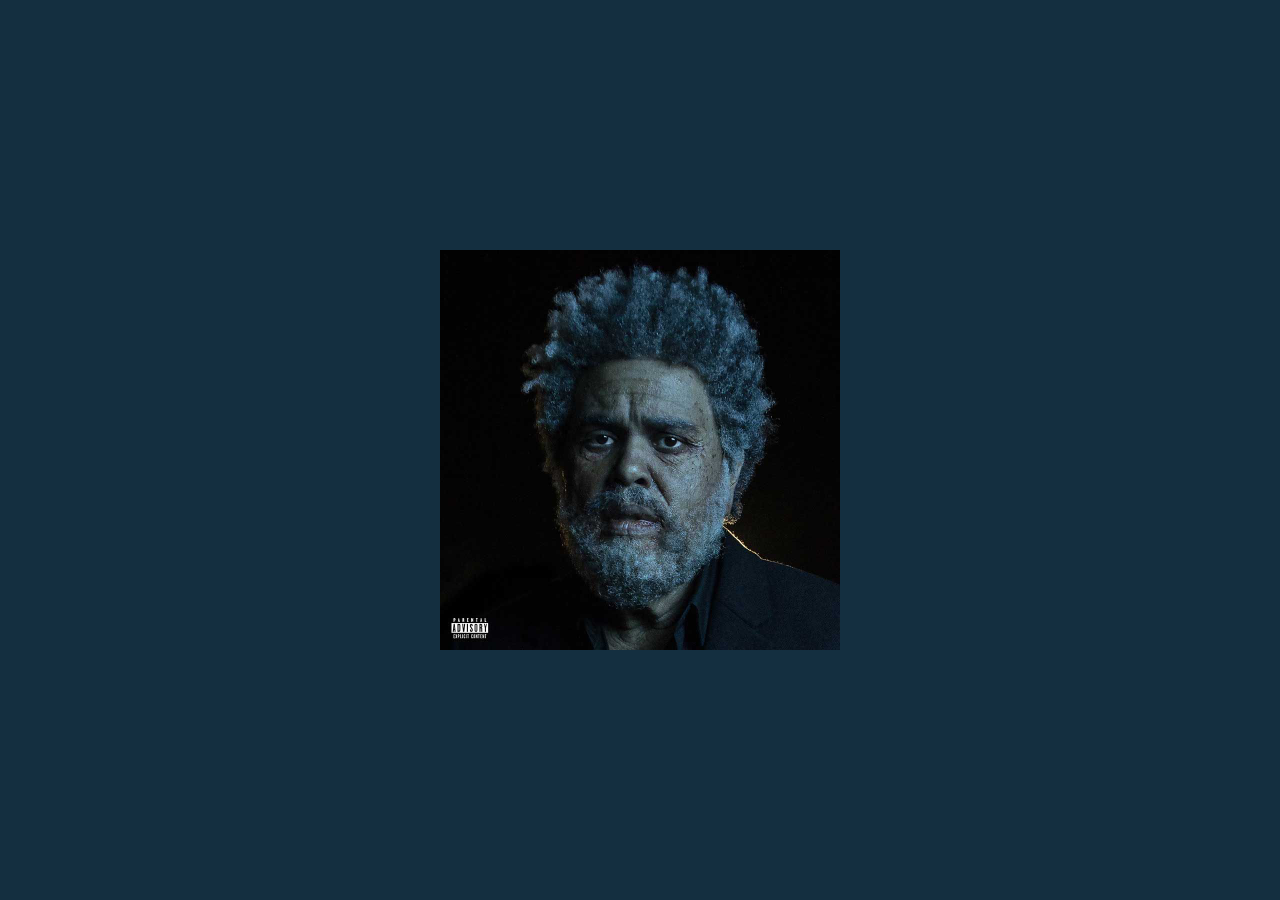
<file: Rotate-image-and-change-background-color-on-hover-using-HTML-CSS-main/Rotate image and change background color on hover using HTML & CSS/index.html>
<!DOCTYPE html>
<html lang="en">
<head>
    <meta charset="UTF-8">
    <meta http-equiv="X-UA-Compatible" content="IE=edge">
    <meta name="viewport" content="width=device-width, initial-scale=1.0">
    <title>Home</title>

    <link rel="stylesheet" href="./css/style.css">
</head>
<body>
    <div class="container">
        <div class="box-img">
            <img src="./images/album.png" alt="">
            <img src="./images/album.png" alt="">
        </div>
    </div>
</body>
</html>
</file>
<file: Creating-a-Text-Scroll-Infinity-Effect-with-HTML-and-CSS/css/style.css>
* {
    margin: 0;
    padding: 0;
    box-sizing: border-box;
}

html {
    font-size: 14px;
    font-family: fantasy, Arial, Helvetica, sans-serif;
}

body {
    display: flex;
    justify-content: center;
    align-items: center;
    width: 100%;
    height: 100vh;
    background-color: #0a0a0a;
}

.marquee {
    display: flex;
    justify-content: center;
    align-items: center;
    width: 350px;
    height: 30px;
    overflow-x: hidden;
    position: fixed;
    z-index: 99;
    border-radius: 15px;
    color: #0a0a0a;
    background-color: #21e053;
}

@keyframes marquee {
    0% {
        left: 0;
    }
    100% {
        left: -100%;
    }
}

.marquee div {
    display: flex;
    width: 200%;
    overflow: hidden;
    position: absolute;
    animation: marquee 5s linear infinite;
}

.marquee span {
    width: 25%; /* 100% / the number of span elements*/
}
</file>
<file: How-to-Build-a-Travel-Website-Using-HTML-and-CSS-A-Beginner's-Tutorial/css/style.css>
* {
    margin: 0;
    padding: 0;
    box-sizing: border-box;
    font-family: 'Montserrat', sans-serif;
}

html {
    font-size: 16px;
    font-weight: 500;
}

a {
    color: #000;
    text-decoration: none;
}

li {
    list-style: none;
}

img {
    display: block;
    width: 100%;
    object-fit: cover;
}

.button {
    display: inline-block;
    padding: 10px 30px;
    border: 1px solid #50c878;
    border-radius: 20px;
    background-color: #50c878;
    transition: .2s;
}

.button:hover {
    background-color: #60d988;
}

header {
    display: flex;
    justify-content: space-between;
    align-items: center;
    position: fixed;
    z-index: 9999;
    width: 100%;
    padding: 10px 20px;
}

header .logo {
    color: #000;
    font-size: 2rem;
    font-weight: 900;
}

.menu ul {
    display: flex;
    justify-content: center;
    align-items: center;
}

.menu ul li {
    margin-left: 32px;
}

.menu ul li a {
    transition: .2s;
}

.menu ul li a:hover {
    color: #50c878;
}

.background-image {
    position: relative;
    width: 100%;
    height: 100vh;
}

.background-image img {
    width: 100%;
    height: 100%;
    filter: brightness(0.8);
}

.background-image .caption {
    position: absolute;
    top: 50%;
    left: 50%;
    transform: translate(-50%, -50%);
    width: 100%;
    max-width: 1280px;
    margin: auto;
    padding: 20px;
    color: #fff;
    text-align: center;
}

.background-image .caption h1 {
    font-size: 4rem;
}

.background-image .caption p {
    margin: 5px 0 20px 0;
    font-size: 20px;
}

.sec {
    width: 100%;
    max-width: 1280px;
    margin: auto;
    padding: 80px 20px;
}

.sec1 {
    display: flex;
    justify-content: center;
    align-items: center;
}

.sec1>div {
    width: 50%;
}

.sec1 .gallery {
    display: flex;
    justify-content: center;
    align-items: stretch;
}

.card {
    position: relative;
    cursor: pointer;
}

.card img {
    border-radius: 20px;
    transition: .5s;
}

.card p {
    position: absolute;
    opacity: 0;
    bottom: 0;
    left: 50%;
    transform: translate(-50%, 50%);
    width: 100%;
    padding: 0 10px;
    color: #fff;
    text-align: center;
    font-size: 1.5rem;
    font-weight: 700;
    transition: .5s;
}

.card:hover img {
    filter: brightness(0.8);
}

.card:hover p {
    opacity: 1;
    bottom: 50%;
}

.gallery>div {
    width: 50%;
}

.gallery>div:first-child {
    margin-right: 20px;
}

.gallery>div:first-child img {
    aspect-ratio: 3/4;
    height: 100%;
}

.gallery>div:last-child img {
    aspect-ratio: 3/2;
}

.gallery>div:last-child .card:first-child {
    margin-bottom: 20px;
}

.sec1 .desc {
    margin-right: 20px;
}

.title {
    font-size: 3rem;
}

.sec1 .desc p {
    margin: 10px 0 20px 0;
    text-align: justify;
}

.sec2 .title,
.sec3 .title {
    margin-bottom: 20px;
    text-align: center;
}

.sec2 .list {
    display: grid;
    grid-template-columns: repeat(4, minmax(0, 1fr));
    gap: 20px;
}

.sec2 .list img {
    aspect-ratio: 3/4;
}

.sec3 .row {
    display: flex;
    justify-content: center;
    align-items: center;
    margin-bottom: 40px;
    cursor: pointer;
}

.sec3 .row img {
    aspect-ratio: 16/9;
    width: 41.66%;
}

.sec3 .row div {
    width: 58.66%;
    margin-left: 20px;
}

.sec3 .row div h3 {
    font-size: 1.5rem;
}

.sec3 .row div p {
    margin: 10px 0 20px 0;
}

footer {
    padding: 20px;
    border-top: 1px solid #999;
}

footer nav ul {
    display: flex;
    justify-content: center;
    align-items: center;
}

footer ul li {
    width: 20%;
    text-align: center;
}

footer ul li a {
    transition: .2s;
}

footer ul li a:hover {
    color: #50c878;
}
</file>
<file: League-of-Legends-Champion-Abilities-With-Animations-Using-HTML-CSS-and-JS/css/style.css>
* {
    margin: 0;
    padding: 0;
    box-sizing: border-box;
    font-family: system-ui, -apple-system, BlinkMacSystemFont, 'Segoe UI', Roboto, Oxygen, Ubuntu, Cantarell, 'Open Sans', 'Helvetica Neue', sans-serif;
}

body {
    color: #ffffff;
    background-color: #000913;
}

.sec1 {
    margin-bottom: 80px;
}

.background-image {
    position: relative;
}

.background-image img {
    display: block;
    width: 100%;
}

.background-image .caption {
    position: absolute;
    left: 50%;
    bottom: 0;
    transform: translateX(-50%);
    width: 100%;
    height: 40%;
    margin: auto;
    padding: calc((100% - 1280px) / 2);
    background-image: linear-gradient(to top, #000913, transparent);
    text-align: center;
}

.background-image .caption h5 {
    font-size: 24px;
    font-style: italic;
    font-weight: 900;
    font-family: serif;
}

.background-image .caption h1 {
    margin-bottom: 20px;
    font-size: 100px;
    font-style: italic;
    font-family: serif;
}

.background-image .caption p {
    padding: 0 40px;
}

.background-image .caption a {
    color: #d0a85c;
    font-size: 12px;
    text-decoration: none;
}

.sec2 {
    padding: 80px 0;
}

.sec2 h2 {
    max-width: calc(1024px / 2);
    margin: auto;
    padding: 20px;
    font-size: 56px;
    font-style: italic;
    font-family: serif;
}

.sec2 .abilities-wrapper,
.sec2 .ability-list {
    display: flex;
    justify-content: center;
    align-items: center;
}

.sec2 .abilities-wrapper > * {
    min-width: 50%;
}

.sec2 .ability-list {
    justify-content: flex-start;
    padding: 0 calc((100% - (1024px / 2)) / 2);
    border-bottom: 1px solid #394048;
}

.sec2 .ability-list .ability-item {
    padding: 20px;
    position: relative;
    cursor: pointer;
}

.sec2 .ability-list .ability-item::before,
.sec2 .ability-list .ability-item::after {
    content: "";
    position: absolute;
    bottom: 0;
    left: 50%;
    transform: translate(-50%, 5px);
    width: 10px;
    height: 10px;
    border-radius: 50%;
    background-color: #394048;
    transition: .25s;
}

.sec2 .ability-list .ability-item::after {
    width: 2px;
    height: 40px;
    z-index: -1;
}

.sec2 .ability-list .ability-item.active::before,
.sec2 .ability-list .ability-item:hover::before,
.sec2 .ability-list .ability-item.active::after,
.sec2 .ability-list .ability-item:hover::after {
    background-color: #d0a85c;
}

.sec2 .ability-list .ability-item img {
    padding: 5px;
    border: 2px solid transparent;
    transition: .25s;
}

.sec2 .ability-list .ability-item.active img,
.sec2 .ability-list .ability-item:hover img {
    transform: translateY(-10px);
    border: 2px solid #d0a85c;
}

.ability-info {
    max-width: calc(1024px / 2);
    padding: 20px;
    margin: auto;
    transition: .25s;
}

.ability-info .ability-info-type {
    color: #e7e7e7;
    font-size: 10px;
    font-family: serif;
}

.ability-info .ability-info-name {
    margin: 5px 0;
    font-size: 18px;
    font-family: serif;
}

.abilities-wrapper video {
    aspect-ratio: 16/9;
    width: calc(1024px / 2);
    max-width: calc(1024px / 2);
    height: 100%;
    margin: auto;
    padding-right: 80px;
    object-fit: cover;
    opacity: 1;
    transition: opacity .25s ease-in-out;
}
</file>
<file: Center-a-div-and-zoom-images-on-hover-using-HTML-CSS-main/Center a div and zoom images on hover using HTML & CSS - demo/css/style.css>
* {
    margin: 0;
    padding: 0;
    box-sizing: border-box;
}

.container {
    display: flex;
    justify-content: center;
    align-items: center;
    width: 100vw;
    height: 100vh;
    background-color: #0065c3;
}

.img-box {
    width: 600px;
    overflow: hidden;
}

img {
    display: block;
    width: 100%;
    cursor: pointer;
    transition: .3s;
}

img:hover {
    transform: scale(1.1);
}
</file>
<file: Create-a-Netflix-landing-page-with-HTML-CSS-main/Create-a-Netflix-landing-page-with-HTML-CSS/css/style.css>
* {
    margin: 0;
    padding: 0;
    box-sizing: border-box;
    font-family: Arial, Helvetica, sans-serif;
}

html {
    font-size: 0.875rem;
}

header {
    display: flex;
    justify-content: space-between;
    align-items: center;
    position: fixed;
    z-index: 99;
    width: 100%;
    padding: 20px;
    background-color: #000;
}

header img {
    display: block;
    width: 8.33%;
}

.button {
    padding: 8px 20px;
    border: 1px solid #888;
    color: #fff;
    background-color: transparent;
    text-decoration: none;
    text-transform: uppercase;
}

.red-button {
    margin-right: 20px;
    border: 1px solid #f40612;
    background-color: #f40612;
}

.button:hover {
    filter: brightness(80%);
}

.background-image {
    background-image: url("../images/background.png");
    background-size: cover;
    width: 100%;
    height: 100vh;
    position: relative;
}

.background-image::after {
    content: "";
    position: absolute;
    bottom: 0;
    left: 0;
    width: 100%;
    height: 20%;
    background: linear-gradient(0deg, #181818 10%, transparent);
}

.background-image .info {
    display: flex;
    justify-content: center;
    align-items: flex-start;
    flex-direction: column;
    width: 41.66%;
    height: 100%;
    padding: 20px 80px;
    color: #fff;
    background: linear-gradient(90deg, #181818 10%, transparent);
}

.background-image .info img {
    width: 100%;
}

.background-image .info > * {
    margin: 10px 0;
}

.background-image .info span {
    color: #a3a3a3;
}

.background-image .info .metadata > * {
    margin-right: 10px;
}

.background-image .info .border {
    padding: 2px 4px;
    border: 1px solid #a3a3a3;
}

.background-image .info p {
    line-height: 1.5rem;
}
</file>
<file: Ecommerce-product-details-page-using-HTML-CSS-main/Ecommerce product details page using HTML & CSS/css/style.css>
@font-face {
    font-family: "Bold";
    src: url("../fonts/BB-Bold.woff2");
}

@font-face {
    font-family: "Regular";
    src: url("../fonts/BB-Regular.woff2");
}

* {
    margin: 0;
    padding: 0;
    box-sizing: border-box;
    font-family: "Regular", Arial, Helvetica, sans-serif;
}

:root {
    --black: #0a0a0a;
    --white: #f5f5f5;
    --header-height: 60px;
}

body {
    color: var(--black);
    background-color: var(--white);
    font-size: 16px;
}

header {
    position: fixed;
    z-index: 999;
    top: 0;
    left: 0;
    width: 100%;
    height: var(--header-height);
    border-bottom: 1px solid var(--black);
    background-color: var(--white);
}

.header {
    display: flex;
    justify-content: center;
    align-items: center;
    padding: 10px 20px;
}

.header .menu {
    flex: 5;
}

.header ul li {
    display: inline-block;
    margin-right: 20px;
    position: relative;
}

.header ul li:last-child {
    margin-right: 0;
}

.header ul li:after {
    content: "";
    position: absolute;
    bottom: 0;
    left: 50%;
    width: 0;
    height: 1px;
    background-color: var(--black);
    transition: .2s;
}

.header ul li:hover:after {
    width: 100%;
    left: 0;
}

.header ul li a {
    color: var(--black);
    font-size: 0.875rem;
    text-transform: uppercase;
    text-decoration: none;
}

.header .logo {
    flex: 2;
    text-align: center;
}

.header .logo a {
    color: var(--black);
    font-size: 1.5rem;
    text-transform: uppercase;
    text-decoration: none;
}

.header .logo a span {
    font-family: "Bold";
}

.header .setting {
    flex: 5;
    text-align: right;
}

.container {
    margin-top: var(--header-height);
}

img {
    display: block;
    width: 100%;
}

.product-detail {
    display: flex;
    justify-content: center;
    align-items: flex-start;
}

.pd-images {
    flex: 1;
}

.pd-images img {
    border-right: 1px solid var(--black);
    border-bottom: 1px solid var(--black);
}

.pd-images img:last-child {
    border-bottom: 0;
}

.pd-infos {
    flex: 1;
    position: sticky;
    top: var(--header-height);
    padding: 20px 0;
}

.pd-infos>* {
    margin: auto;
    margin-bottom: 40px;
    padding: 0 80px;
}

.pd-header {
    text-align: center;
}

.pd-header .name {
    font-size: 1.5rem;
    font-family: "Bold";
}

.pd-header .price {
    margin: 10px 0;
}

.size select {
    width: 100%;
    margin: 5px 0 20px 0;
    padding: 5px;
    border-radius: 5px;
    background-color: transparent;
    cursor: pointer;
}

.size .button-action {
    display: flex;
    justify-content: center;
    align-items: center;
}

.size .button-action button {
    width: 50%;
    padding: 5px 30px;
    border: 1px solid var(--black);
    border-radius: 5px;
    color: var(--black);
    background-color: var(--white);
    text-transform: uppercase;
    cursor: pointer;
    transition: .2s;
}

.size .button-action button:first-child {
    margin-right: 20px;
}

.size .button-action button:last-child {
    color: var(--white);
    background-color: var(--black);
}

.size .button-action button:hover {
    color: var(--white);
    background-color: var(--black);
}

.size .button-action button:last-child:hover {
    color: var(--black);
    background-color: var(--white);
}

.pd-infos ul {
    margin-left: 15px;
}

.expand p {
    display: flex;
    justify-content: space-between;
    align-items: center;
    margin-bottom: 10px;
    padding: 5px;
    border-bottom: 1px solid var(--black);
    cursor: pointer;
}

.footer {
    display: flex;
    justify-content: center;
    align-items: flex-start;
    padding: 20px;
    border-top: 1px solid var(--black);
}

.footer>* {
    width: 25%;
}

.footer h4 {
    margin-bottom: 10px;
    font-family: "Bold";
}

.footer ul li {
    margin: 5px 0;
    list-style: none;
    cursor: pointer;
}

.footer ul li:hover {
    text-decoration: underline;
}
</file>
<file: How-to-create-a-menu-using-HTML-CSS-main/How-to-create-a-menu-using-HTML-&-CSS/css/style.css>
* {
    margin: 0;
    padding: 0;
    box-sizing: border-box;
    font-family: Helvetica, sans-serif;
}

header {
    width: 100%;
    display: flex;
    justify-content: space-between;
    align-items: center;
    position: fixed;
    border-bottom: 1px solid #000;
    padding: 10px 20px;
    background-color: #fff;
    z-index: 999;
}

header .logo img {
    display: block;
    width: 50px;
    margin-left: 20px;
}

header nav ul li {
    display: inline-block;
    margin: 0 20px;
    list-style-type: none;
}

header nav ul li a {
    color: #000;
    font-size: 16px;
    text-decoration: none;
}

header nav ul li a:hover,
.menu-active {
    text-decoration: underline;
}

.container {
    width: 100%;
}

.background-image {
    width: 100%;
    height: 100vh;
    position: relative;
}

.background-image img {
    position: absolute;
    top: 0;
    left: 0;
    width: 100%;
    height: 100%;
    object-fit: cover;
}

.background-image .caption {
    position: absolute;
    left: 50%;
    bottom: 10%;
    transform: translateX(-50%);
    text-align: center;
}

.background-image .caption p {
    margin-bottom: 20px;
    color: #fff;
    font-size: 30px;
    font-weight: bold;
    text-transform: uppercase;
}

.background-image .caption a {
    padding: 10px 30px;
    border: 1px solid #000;
    border-radius: 5px;
    color: #000;
    background-color: #fff;
    font-size: 12px;
    text-transform: uppercase;
    text-decoration: none;
    transition: .3s;
}

.background-image .caption a:hover {
    color: #fff;
    background-color: #000;
}
</file>
<file: How-to-create-an-auto-slideshow-with-HTML-CSS-JavaScript-main/How-to-create-an-auto-slideshow-with-HTML-CSS-JavaScript/css/style.css>
* {
    margin: 0;
    padding: 0;
    box-sizing: border-box;
}

body::-webkit-scrollbar {
    display: none;
}

.slider-wrapper {
    width: 100%;
    overflow: auto;
    position: relative;
}

.slider {
    display: flex;
    justify-content: flex-start;
    align-items: center;
    width: 400%;
    position: relative;
    right: 0;
    transition: .5s;
}

.background-image {
    width: 100%;
    position: relative
}

.background-image img {
    width: 100%;
    height: 100vh;
    object-fit: cover;
}

.background-image h1 {
    position: absolute;
    top: 50%;
    left: 50%;
    transform: translate(-50%, -50%);
    color: #f4e623;
    font-size: 64px;
}

.slider-wrapper span {
    position: fixed;
    top: 50%;
    left: 0;
    padding: 0 20px;
    font-size: 32px;
    color: #fff;
    cursor: pointer;
}

.slider-wrapper span#next {
    left: auto;
    right: 0;
}
</file>
<file: How-to-make-a-product-list-using-HTML-CSS/How to make a product list using HTML & CSS/css/style.css>
* {
    margin: 0;
    padding: 0;
    box-sizing: border-box;
    font-family: Impact, Haettenschweiler, 'Arial Narrow Bold', sans-serif;
}

.container {
    display: flex;
    justify-content: center;
    align-items: center;
    width: 100%;
    height: 100vh;
    background-color: #0065c3;
}

.product-grid {
    max-width: 1280px;
}

.product-grid h3 {
    margin-bottom: 40px;
    font-size: 40px;
    color: #fff;
    text-align: center;
    text-transform: uppercase;
}

.product-list {
    display: flex;
    justify-content: center;
    align-items: flex-start;
    text-align: center;
}

.product-list a {
    position: relative;
    color: #fff;
    text-decoration: none;
    transition: .3s;
}

.product-list a:hover {
    transform: translateY(-5px);
}

.product-list a img {
    display: block;
    width: 50%;
    margin: auto;
}

.product-list a p {
    margin-top: 10px;
    font-size: 18px;
    text-transform: uppercase;
}
</file>
<file: Landing-page-with-image-slider-using-HTML-CSS-main/Landing page with image slider using HTML & CSS/css/style.css>
* {
    margin: 0;
    padding: 0;
    box-sizing: border-box;
    font-family: Impact, Haettenschweiler, 'Arial Narrow Bold', sans-serif;
}

header {
    display: flex;
    justify-content: space-between;
    align-items: center;
    position: fixed;
    width: 100%;
    padding: 10px 20px;
    background-color: #0065c3;
    z-index: 999;
}

.logo {
    width: 15%;
}

.logo img {
    display: block;
    width: 50px;
    cursor: pointer;
    transition: .2s;
}

.logo img:hover {
    transform: rotate(360deg);
}

nav ul li {
    display: inline-block;
    margin: 0 20px;
}

nav ul li a {
    color: #fff;
    font-size: 16px;
    text-decoration: none;
    transition: .2s;
}

nav ul li a:hover {
    color: #99C1E7;
}

.account {
    width: 15%;
    position: relative;
    text-align: right;
}

.account:hover .account-panel {
    display: block;
}

.account span {
    color: #fff;
    font-size: 35px;
    cursor: pointer;
}

.account-panel {
    display: none;
    position: absolute;
    top: calc(100% + 15px);
    right: 0;
    width: calc(100% + 80px);
    padding: 20px;
    background-color: #fff;
    text-align: center;
}

.account-panel::after {
    content: "";
    position: absolute;
    top: -30px;
    right: 0;
    border: 15px solid;
    border-color: transparent transparent #fff transparent;
}

.account-panel a {
    border: 1px solid #0065c3;
    border-radius: 20px;
    padding: 8px 30px;
    color: #fff;
    background-color: #0065c3;
    font-size: 16px;
    text-decoration: none;
    transition: .2s;
}

.account-panel a:hover {
    color: #0065c3;
    background-color: #fff;
}

.container {
    width: 100%;
    overflow-x: hidden;
}

.slider {
    display: flex;
    justify-content: flex-start;
    align-items: center;
    position: relative;
    width: 300%; /*3 images => 300%*/
    height: 100vh;
    animation: slider 20s ease-in-out infinite;
}

@keyframes slider {
    0% {
        right: 0;
    }
    20% {
        right: 0;
    }
    30% {
        right: 100%;
    }
    50% {
        right: 100%;
    }
    60% {
        right: 200%;
    }
    80% {
        right: 200%;
    }
    100% {
        right: 0;
    }
}

.background-image {
    width: 100%;
    height: 100%;
    position: relative;
}

.background-image img {
    display: block;
    width: 100%;
    height: 100%;
    object-fit: cover;
}

.caption {
    position: absolute;
    top: 50%;
    left: 10%;
    transform: translateX(-10%);
    color: #fff;
    font-size: 40px;
}

.caption a {
    padding: 8px 30px;
    border: 1px solid #fff;
    border-radius: 20px;
    color: #fff;
    font-size: 16px;
    text-decoration: none;
    transition: .2s;
}

.caption a:hover {
    color: #0065c3;
    background-color: #fff;
}
</file>
<file: Rotate-image-and-change-background-color-on-hover-using-HTML-CSS-main/Rotate image and change background color on hover using HTML & CSS/css/style.css>
* {
    margin: 0;
    padding: 0;
    box-sizing: border-box;
}

.container {
    display: flex;
    justify-content: center;
    align-items: center;
    width: 100vw;
    height: 100vh;
    background-color: #142f40;
    transition: .5s;
    pointer-events: none;
}

.container:hover {
    background-color: #456b80;
}

.container:hover img:last-child {
    animation-play-state: running;
}

.box-img {
    width: 400px;
    height: 400px;
    position: relative;
    cursor: pointer;
    pointer-events: visible;
}

.box-img img {
    display: block;
    width: 100%;
    height: 100%;
    position: absolute;
    top: 0;
    left: 0;
}

.box-img img:last-child {
    border-radius: 50%;
    animation: spin 20s linear infinite;
    animation-play-state: paused;
}

@keyframes spin {
    from {
        transform: rotate(0);
    }
    to {
        transform: rotate(360deg);
    }
}
</file>
